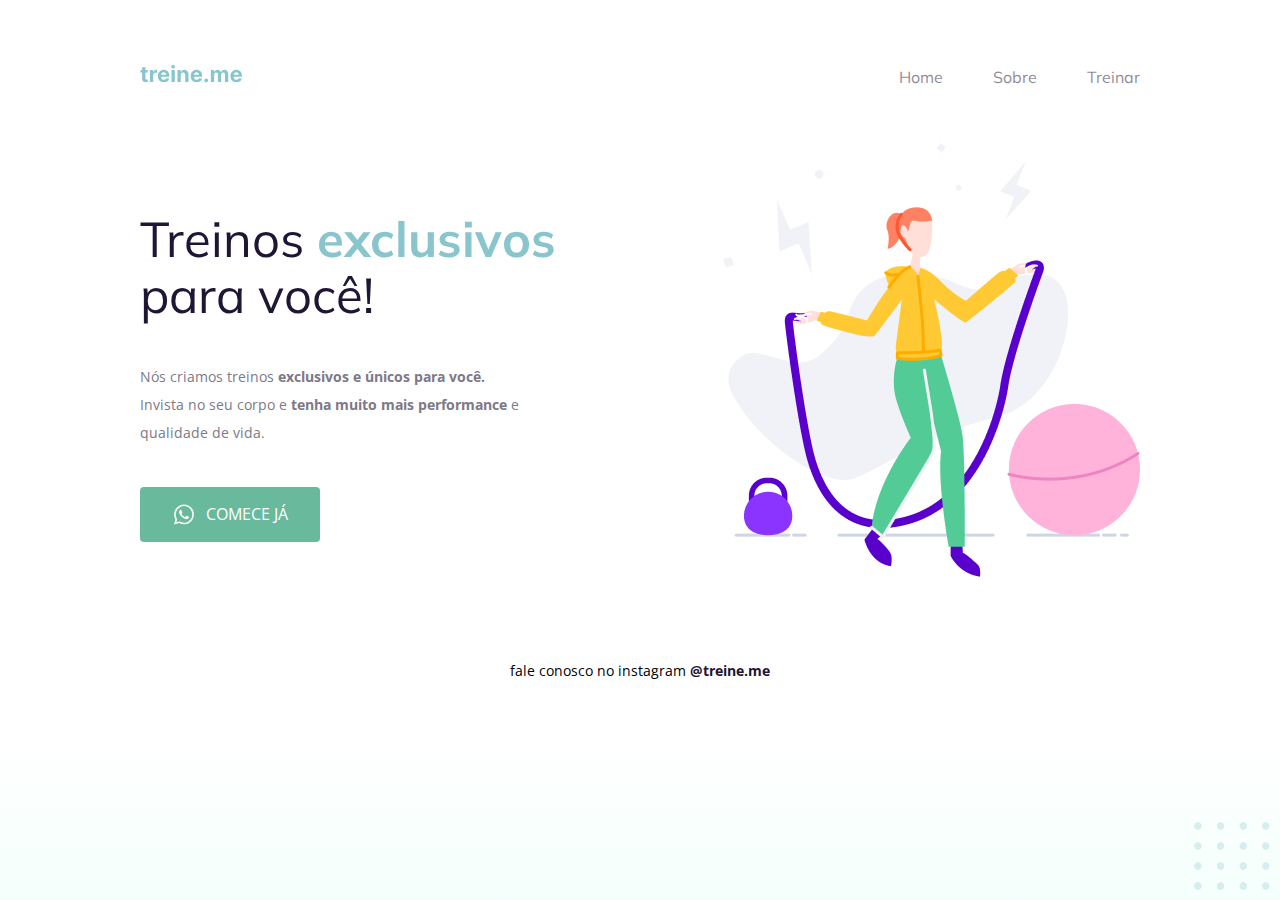
<file: Stage 2/Corrigindo Bug - Projeto 2/index.html>
<!DOCTYPE html>
<html lang="pt-br">
  <head>
    <link rel="preconnect" href="https://fonts.googleapis.com">
    <link rel="preconnect" href="https://fonts.gstatic.com" crossorigin>

    <meta charset="UTF-8" />
    <meta name="viewport" content="width=device-width, initial-scale=1.0" />
    <title>Treine me</title>

    <link href="https://fonts.googleapis.com/css2?family=Mulish:wght@400;700&family=Open+Sans:wght@400;700&display=swap" rel="stylesheet">

    <link rel="stylesheet" href="style.css">

  </head>
  <body>
    <div class="page">
      <nav>
          <a id="logo" href="#">
            <img src="images/logo.svg" alt="Treine.me" />
          </a>
          <ul>
            <li><a href="#">Home</a></li>
            <li><a href="#">Sobre</a></li>
            
            <li><a href="#">Treinar</a></li>
          </ul>
      </nav>
      
      <main>
          <section>
            <h1>Treinos <span>exclusivos</span> para você!</h1>
            <p>
              Nós criamos treinos <strong>exclusivos e únicos para você.</strong></br>
              Invista no seu corpo e <strong>tenha muito mais performance</strong> e qualidade de vida.
            </p>
            <button>
              <img src="images/whats.svg" alt="Ícone do whatsapp">
              Comece já            
            </button>
          </section>

          <img src="images/img.png" alt="Desenho de uma mulher pulando corta numa academia.">
      </main>

      <footer>
          fale conosco no instagram <a href="https://instagram.com/treineme" target="_blank">@treine.me</a>
      </footer>
    </div>

    <img id="balls" src="images/balls.svg" alt="Bolinhas decorativas verdes no canto inferior direito da página.">

  </body>
</html>
</file>
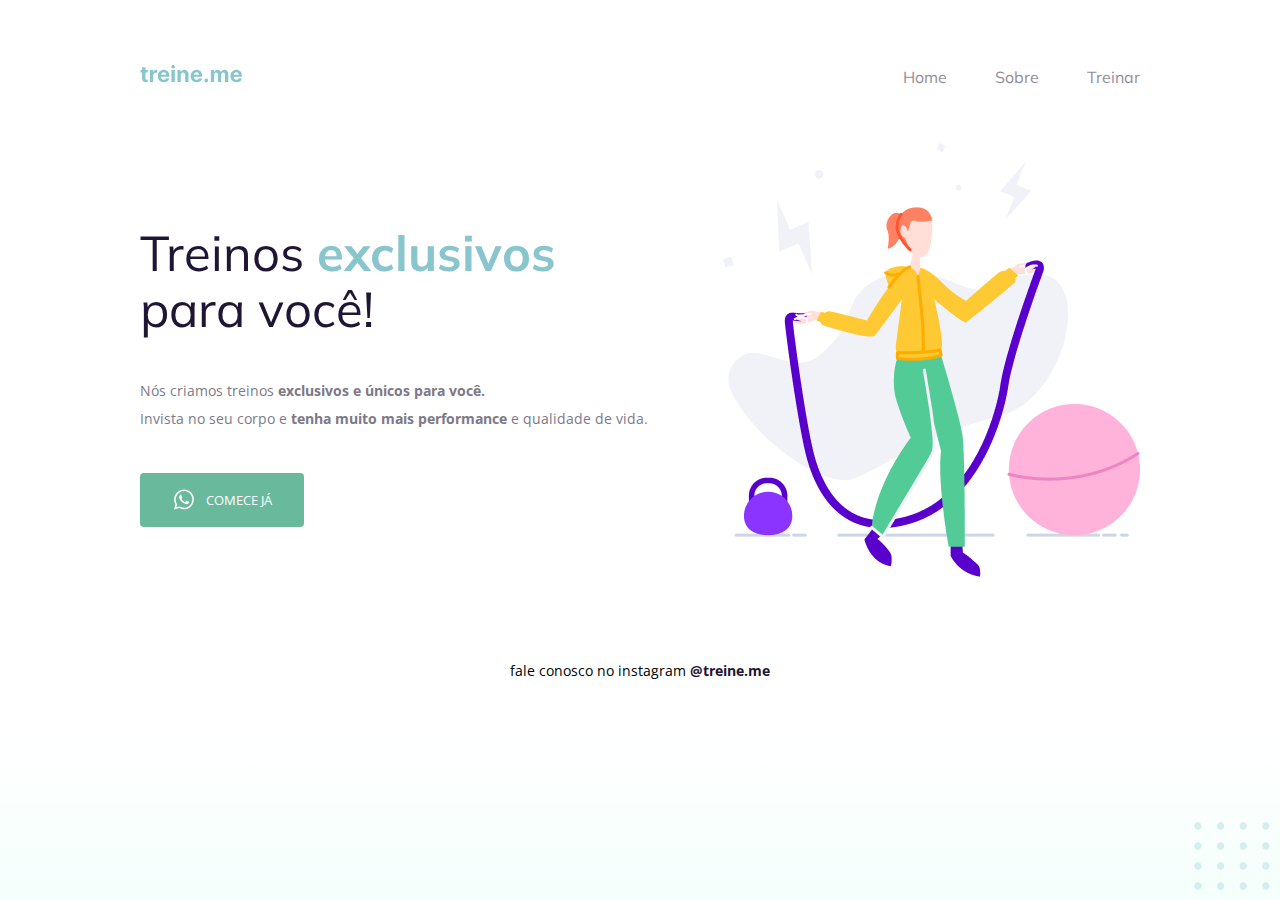
<file: Stage 2/Desafio - Intermediário/index.html>
<!DOCTYPE html>
<html lang="pt-br">
  <head>
    <link rel="preconnect" href="https://fonts.googleapis.com">
    <link rel="preconnect" href="https://fonts.gstatic.com" crossorigin>

    <meta charset="UTF-8" />
    <meta name="viewport" content="width=device-width, initial-scale=1.0" />
    <title>Treine me</title>

    <link href="https://fonts.googleapis.com/css2?family=Mulish:wght@400;700&family=Open+Sans:wght@400;700&display=swap" rel="stylesheet">

    <link rel="stylesheet" href="style.css">

  </head>
  <body>
    <div class="page">
        <nav>
          <a id="logo" href="#">
            <img src="images/logo.svg" alt="Treine.me" />
          </a>
          <ul>
            <li><a href="#">Home</a></li>
            <li><a href="#">Sobre</a></li>
            <li><a href="#">Treinar</a>
            
          </ul>
        </nav>
    
      <main>
        <div>
          <h1>Treinos <span>exclusivos</span> para você!</h1>

          <p>
            Nós criamos treinos <strong>exclusivos e únicos para você.</strong></br>
            Invista no seu corpo e <strong>tenha muito mais performance</strong> e qualidade de vida.
          </p>

          <button>
              <img src="images/whats.svg" alt="Ícone do whatsapp">
              Comece já
            </button>

        </div>

        <img src="images/img.png" alt="Desenho de uma mulher pulando corta numa academia.">
      </main>
      <footer>
          fale conosco no instagram <a href="https://instagram.com/treineme" target="_blank">@treine.me</a>
     
    </footer>
  
    <img id="balls" src="images/balls.svg" alt="Bolinhas decorativas verdes no canto inferior direito da página.">
  </div>
  </body>
</html>
</file>
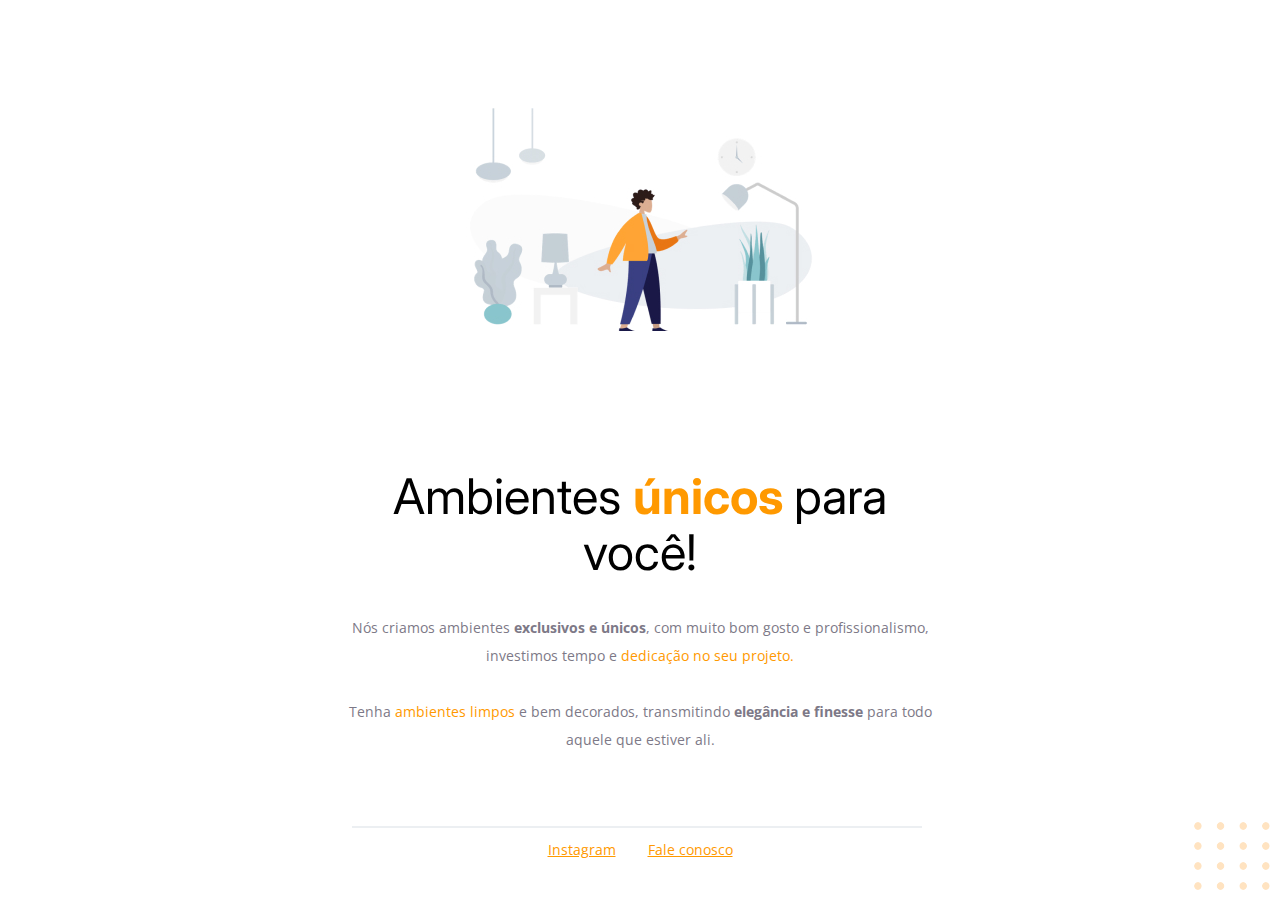
<file: Stage 2/Resoluçao 1-Primeiro Projeto/index.html>
<!-- Instrução que define o tipo do documento. -->
<!DOCTYPE html>
<html lang="pt-br">
  <!-- Tag <head> contém as instruções para a página -->
  <head>
    <link rel="preconnect" href="https://fonts.googleapis.com" />
    <link rel="preconnect" href="https://fonts.gstatic.com" crossorigin />
    <meta charset="UTF-8" />
    <meta name="viewport" content="width=device-width, initial-scale=1.0" />
    <title>Móveis customizados</title>

    <link
      href="https://fonts.googleapis.com/css2?family=Inter:wght@400;700&family=Open+Sans:wght@400;700&display=swap"
      rel="stylesheet"
    />

    <link rel="stylesheet" href="style.css" />
  </head>

  <body>
    <div id="hero">
      <img
        src="images/img1.jpg"
        alt="Desenho de uma pessoa vestindo uma camisa amarela em uma sala com Móveis"
      />
      <h1>Ambientes <span> únicos </span> para você!</h1>
      <p>
        Nós criamos ambientes <strong>exclusivos e únicos</strong>, com muito
        bom gosto e profissionalismo, investimos tempo e
        <span>dedicação no seu projeto.</span>

        <br />
        <br />
        Tenha <span> ambientes limpos </span> e bem decorados, transmitindo
        <strong>elegância e finesse</strong>
        para todo aquele que estiver ali.
      </p>

      <div class="line"></div>

      <div id="footer">
        <a target="_blank" href="https://instagram.com/moveisparavoce"
          >Instagram</a
        >
        <a href="mailto:contato@moveisparavoce.com">Fale conosco</a>
      </div>
    </div>

    <svg
      id="balls"
      width="86"
      height="78"
      viewBox="0 0 86 78"
      fill="none"
      xmlns="http://www.w3.org/2000/svg"
    >
      <g opacity="0.3">
        <mask
          id="mask0_4_189"
          style="mask-type: alpha"
          maskUnits="userSpaceOnUse"
          x="0"
          y="0"
          width="8"
          height="8"
        >
          <path
            d="M3.90962 7.97735C6.06885 7.97735 7.81925 6.19152 7.81925 3.98865C7.81925 1.78577 6.06885 0 3.90962 0C1.7504 0 0 1.78577 0 3.98865C0 6.19152 1.7504 7.97735 3.90962 7.97735Z"
            fill="url(#paint0_linear_4_189)"
          />
        </mask>
        <g mask="url(#mask0_4_189)">
          <path
            d="M3.90962 7.97735C6.06885 7.97735 7.81925 6.19152 7.81925 3.98865C7.81925 1.78577 6.06885 0 3.90962 0C1.7504 0 0 1.78577 0 3.98865C0 6.19152 1.7504 7.97735 3.90962 7.97735Z"
            fill="url(#paint1_linear_4_189)"
          />
        </g>
        <mask
          id="mask1_4_189"
          style="mask-type: alpha"
          maskUnits="userSpaceOnUse"
          x="22"
          y="0"
          width="9"
          height="8"
        >
          <path
            d="M26.5522 7.97735C28.7114 7.97735 30.4618 6.19152 30.4618 3.98865C30.4618 1.78577 28.7114 0 26.5522 0C24.393 0 22.6426 1.78577 22.6426 3.98865C22.6426 6.19152 24.393 7.97735 26.5522 7.97735Z"
            fill="url(#paint2_linear_4_189)"
          />
        </mask>
        <g mask="url(#mask1_4_189)">
          <path
            d="M26.5522 7.97735C28.7114 7.97735 30.4618 6.19152 30.4618 3.98865C30.4618 1.78577 28.7114 0 26.5522 0C24.393 0 22.6426 1.78577 22.6426 3.98865C22.6426 6.19152 24.393 7.97735 26.5522 7.97735Z"
            fill="url(#paint3_linear_4_189)"
          />
        </g>
        <mask
          id="mask2_4_189"
          style="mask-type: alpha"
          maskUnits="userSpaceOnUse"
          x="45"
          y="0"
          width="9"
          height="8"
        >
          <path
            d="M49.1958 7.97735C51.355 7.97735 53.1054 6.19152 53.1054 3.98865C53.1054 1.78577 51.355 0 49.1958 0C47.0365 0 45.2861 1.78577 45.2861 3.98865C45.2861 6.19152 47.0365 7.97735 49.1958 7.97735Z"
            fill="url(#paint4_linear_4_189)"
          />
        </mask>
        <g mask="url(#mask2_4_189)">
          <path
            d="M49.1967 7.97735C51.356 7.97735 53.1064 6.19152 53.1064 3.98865C53.1064 1.78577 51.356 0 49.1967 0C47.0375 0 45.2871 1.78577 45.2871 3.98865C45.2871 6.19152 47.0375 7.97735 49.1967 7.97735Z"
            fill="url(#paint5_linear_4_189)"
          />
        </g>
        <mask
          id="mask3_4_189"
          style="mask-type: alpha"
          maskUnits="userSpaceOnUse"
          x="67"
          y="0"
          width="9"
          height="8"
        >
          <path
            d="M71.8383 7.97735C73.9976 7.97735 75.748 6.19152 75.748 3.98865C75.748 1.78577 73.9976 0 71.8383 0C69.6791 0 67.9287 1.78577 67.9287 3.98865C67.9287 6.19152 69.6791 7.97735 71.8383 7.97735Z"
            fill="url(#paint6_linear_4_189)"
          />
        </mask>
        <g mask="url(#mask3_4_189)">
          <path
            d="M71.8393 7.97735C73.9986 7.97735 75.7489 6.19152 75.7489 3.98865C75.7489 1.78577 73.9986 0 71.8393 0C69.6801 0 67.9297 1.78577 67.9297 3.98865C67.9297 6.19152 69.6801 7.97735 71.8393 7.97735Z"
            fill="url(#paint7_linear_4_189)"
          />
        </g>
        <mask
          id="mask4_4_189"
          style="mask-type: alpha"
          maskUnits="userSpaceOnUse"
          x="0"
          y="20"
          width="8"
          height="9"
        >
          <path
            d="M3.90962 28.0036C6.06885 28.0036 7.81925 26.2179 7.81925 24.015C7.81925 21.8121 6.06885 20.0264 3.90962 20.0264C1.7504 20.0264 0 21.8121 0 24.015C0 26.2179 1.7504 28.0036 3.90962 28.0036Z"
            fill="url(#paint8_linear_4_189)"
          />
        </mask>
        <g mask="url(#mask4_4_189)">
          <path
            d="M3.90962 28.0036C6.06885 28.0036 7.81925 26.2179 7.81925 24.015C7.81925 21.8121 6.06885 20.0264 3.90962 20.0264C1.7504 20.0264 0 21.8121 0 24.015C0 26.2179 1.7504 28.0036 3.90962 28.0036Z"
            fill="url(#paint9_linear_4_189)"
          />
        </g>
        <mask
          id="mask5_4_189"
          style="mask-type: alpha"
          maskUnits="userSpaceOnUse"
          x="22"
          y="20"
          width="9"
          height="9"
        >
          <path
            d="M26.5522 28.0036C28.7114 28.0036 30.4618 26.2179 30.4618 24.015C30.4618 21.8121 28.7114 20.0264 26.5522 20.0264C24.393 20.0264 22.6426 21.8121 22.6426 24.015C22.6426 26.2179 24.393 28.0036 26.5522 28.0036Z"
            fill="url(#paint10_linear_4_189)"
          />
        </mask>
        <g mask="url(#mask5_4_189)">
          <path
            d="M26.5522 28.0036C28.7114 28.0036 30.4618 26.2179 30.4618 24.015C30.4618 21.8121 28.7114 20.0264 26.5522 20.0264C24.393 20.0264 22.6426 21.8121 22.6426 24.015C22.6426 26.2179 24.393 28.0036 26.5522 28.0036Z"
            fill="url(#paint11_linear_4_189)"
          />
        </g>
        <mask
          id="mask6_4_189"
          style="mask-type: alpha"
          maskUnits="userSpaceOnUse"
          x="45"
          y="20"
          width="9"
          height="9"
        >
          <path
            d="M49.1958 28.0036C51.355 28.0036 53.1054 26.2179 53.1054 24.015C53.1054 21.8121 51.355 20.0264 49.1958 20.0264C47.0365 20.0264 45.2861 21.8121 45.2861 24.015C45.2861 26.2179 47.0365 28.0036 49.1958 28.0036Z"
            fill="url(#paint12_linear_4_189)"
          />
        </mask>
        <g mask="url(#mask6_4_189)">
          <path
            d="M49.1967 28.0036C51.356 28.0036 53.1064 26.2179 53.1064 24.015C53.1064 21.8121 51.356 20.0264 49.1967 20.0264C47.0375 20.0264 45.2871 21.8121 45.2871 24.015C45.2871 26.2179 47.0375 28.0036 49.1967 28.0036Z"
            fill="url(#paint13_linear_4_189)"
          />
        </g>
        <mask
          id="mask7_4_189"
          style="mask-type: alpha"
          maskUnits="userSpaceOnUse"
          x="67"
          y="20"
          width="9"
          height="9"
        >
          <path
            d="M71.8383 28.0036C73.9976 28.0036 75.748 26.2179 75.748 24.015C75.748 21.8121 73.9976 20.0264 71.8383 20.0264C69.6791 20.0264 67.9287 21.8121 67.9287 24.015C67.9287 26.2179 69.6791 28.0036 71.8383 28.0036Z"
            fill="url(#paint14_linear_4_189)"
          />
        </mask>
        <g mask="url(#mask7_4_189)">
          <path
            d="M71.8393 28.0036C73.9986 28.0036 75.7489 26.2179 75.7489 24.015C75.7489 21.8121 73.9986 20.0264 71.8393 20.0264C69.6801 20.0264 67.9297 21.8121 67.9297 24.015C67.9297 26.2179 69.6801 28.0036 71.8393 28.0036Z"
            fill="url(#paint15_linear_4_189)"
          />
        </g>
        <mask
          id="mask8_4_189"
          style="mask-type: alpha"
          maskUnits="userSpaceOnUse"
          x="0"
          y="40"
          width="8"
          height="8"
        >
          <path
            d="M3.90962 47.9886C6.06885 47.9886 7.81925 46.2028 7.81925 43.9999C7.81925 41.797 6.06885 40.0112 3.90962 40.0112C1.7504 40.0112 0 41.797 0 43.9999C0 46.2028 1.7504 47.9886 3.90962 47.9886Z"
            fill="url(#paint16_linear_4_189)"
          />
        </mask>
        <g mask="url(#mask8_4_189)">
          <path
            d="M3.90962 47.9886C6.06885 47.9886 7.81925 46.2028 7.81925 43.9999C7.81925 41.797 6.06885 40.0112 3.90962 40.0112C1.7504 40.0112 0 41.797 0 43.9999C0 46.2028 1.7504 47.9886 3.90962 47.9886Z"
            fill="url(#paint17_linear_4_189)"
          />
        </g>
        <mask
          id="mask9_4_189"
          style="mask-type: alpha"
          maskUnits="userSpaceOnUse"
          x="22"
          y="40"
          width="9"
          height="8"
        >
          <path
            d="M26.5522 47.9891C28.7114 47.9891 30.4618 46.2033 30.4618 44.0004C30.4618 41.7975 28.7114 40.0117 26.5522 40.0117C24.393 40.0117 22.6426 41.7975 22.6426 44.0004C22.6426 46.2033 24.393 47.9891 26.5522 47.9891Z"
            fill="url(#paint18_linear_4_189)"
          />
        </mask>
        <g mask="url(#mask9_4_189)">
          <path
            d="M26.5522 47.9891C28.7114 47.9891 30.4618 46.2033 30.4618 44.0004C30.4618 41.7975 28.7114 40.0117 26.5522 40.0117C24.393 40.0117 22.6426 41.7975 22.6426 44.0004C22.6426 46.2033 24.393 47.9891 26.5522 47.9891Z"
            fill="url(#paint19_linear_4_189)"
          />
        </g>
        <mask
          id="mask10_4_189"
          style="mask-type: alpha"
          maskUnits="userSpaceOnUse"
          x="45"
          y="40"
          width="9"
          height="8"
        >
          <path
            d="M49.1958 47.9891C51.355 47.9891 53.1054 46.2033 53.1054 44.0004C53.1054 41.7975 51.355 40.0117 49.1958 40.0117C47.0365 40.0117 45.2861 41.7975 45.2861 44.0004C45.2861 46.2033 47.0365 47.9891 49.1958 47.9891Z"
            fill="url(#paint20_linear_4_189)"
          />
        </mask>
        <g mask="url(#mask10_4_189)">
          <path
            d="M49.1967 47.9891C51.356 47.9891 53.1064 46.2033 53.1064 44.0004C53.1064 41.7975 51.356 40.0117 49.1967 40.0117C47.0375 40.0117 45.2871 41.7975 45.2871 44.0004C45.2871 46.2033 47.0375 47.9891 49.1967 47.9891Z"
            fill="url(#paint21_linear_4_189)"
          />
        </g>
        <mask
          id="mask11_4_189"
          style="mask-type: alpha"
          maskUnits="userSpaceOnUse"
          x="67"
          y="40"
          width="9"
          height="8"
        >
          <path
            d="M71.8383 47.9891C73.9976 47.9891 75.748 46.2033 75.748 44.0004C75.748 41.7975 73.9976 40.0117 71.8383 40.0117C69.6791 40.0117 67.9287 41.7975 67.9287 44.0004C67.9287 46.2033 69.6791 47.9891 71.8383 47.9891Z"
            fill="url(#paint22_linear_4_189)"
          />
        </mask>
        <g mask="url(#mask11_4_189)">
          <path
            d="M71.8393 47.9891C73.9986 47.9891 75.7489 46.2033 75.7489 44.0004C75.7489 41.7975 73.9986 40.0117 71.8393 40.0117C69.6801 40.0117 67.9297 41.7975 67.9297 44.0004C67.9297 46.2033 69.6801 47.9891 71.8393 47.9891Z"
            fill="url(#paint23_linear_4_189)"
          />
        </g>
        <mask
          id="mask12_4_189"
          style="mask-type: alpha"
          maskUnits="userSpaceOnUse"
          x="0"
          y="60"
          width="8"
          height="9"
        >
          <path
            d="M3.90962 68.0154C6.06885 68.0154 7.81925 66.2296 7.81925 64.0267C7.81925 61.8239 6.06885 60.0381 3.90962 60.0381C1.7504 60.0381 0 61.8239 0 64.0267C0 66.2296 1.7504 68.0154 3.90962 68.0154Z"
            fill="url(#paint24_linear_4_189)"
          />
        </mask>
        <g mask="url(#mask12_4_189)">
          <path
            d="M3.90962 68.0149C6.06885 68.0149 7.81925 66.2291 7.81925 64.0262C7.81925 61.8234 6.06885 60.0376 3.90962 60.0376C1.7504 60.0376 0 61.8234 0 64.0262C0 66.2291 1.7504 68.0149 3.90962 68.0149Z"
            fill="url(#paint25_linear_4_189)"
          />
        </g>
        <mask
          id="mask13_4_189"
          style="mask-type: alpha"
          maskUnits="userSpaceOnUse"
          x="22"
          y="60"
          width="9"
          height="9"
        >
          <path
            d="M26.5522 68.0154C28.7114 68.0154 30.4618 66.2296 30.4618 64.0267C30.4618 61.8239 28.7114 60.0381 26.5522 60.0381C24.393 60.0381 22.6426 61.8239 22.6426 64.0267C22.6426 66.2296 24.393 68.0154 26.5522 68.0154Z"
            fill="url(#paint26_linear_4_189)"
          />
        </mask>
        <g mask="url(#mask13_4_189)">
          <path
            d="M26.5522 68.0149C28.7114 68.0149 30.4618 66.2291 30.4618 64.0262C30.4618 61.8234 28.7114 60.0376 26.5522 60.0376C24.393 60.0376 22.6426 61.8234 22.6426 64.0262C22.6426 66.2291 24.393 68.0149 26.5522 68.0149Z"
            fill="url(#paint27_linear_4_189)"
          />
        </g>
        <mask
          id="mask14_4_189"
          style="mask-type: alpha"
          maskUnits="userSpaceOnUse"
          x="45"
          y="60"
          width="9"
          height="9"
        >
          <path
            d="M49.1958 68.0154C51.355 68.0154 53.1054 66.2296 53.1054 64.0267C53.1054 61.8239 51.355 60.0381 49.1958 60.0381C47.0365 60.0381 45.2861 61.8239 45.2861 64.0267C45.2861 66.2296 47.0365 68.0154 49.1958 68.0154Z"
            fill="url(#paint28_linear_4_189)"
          />
        </mask>
        <g mask="url(#mask14_4_189)">
          <path
            d="M49.1967 68.0149C51.356 68.0149 53.1064 66.2291 53.1064 64.0262C53.1064 61.8234 51.356 60.0376 49.1967 60.0376C47.0375 60.0376 45.2871 61.8234 45.2871 64.0262C45.2871 66.2291 47.0375 68.0149 49.1967 68.0149Z"
            fill="url(#paint29_linear_4_189)"
          />
        </g>
        <mask
          id="mask15_4_189"
          style="mask-type: alpha"
          maskUnits="userSpaceOnUse"
          x="67"
          y="60"
          width="9"
          height="9"
        >
          <path
            d="M71.8383 68.0154C73.9976 68.0154 75.748 66.2296 75.748 64.0267C75.748 61.8239 73.9976 60.0381 71.8383 60.0381C69.6791 60.0381 67.9287 61.8239 67.9287 64.0267C67.9287 66.2296 69.6791 68.0154 71.8383 68.0154Z"
            fill="url(#paint30_linear_4_189)"
          />
        </mask>
        <g mask="url(#mask15_4_189)">
          <path
            d="M71.8393 68.0149C73.9986 68.0149 75.7489 66.2291 75.7489 64.0262C75.7489 61.8234 73.9986 60.0376 71.8393 60.0376C69.6801 60.0376 67.9297 61.8234 67.9297 64.0262C67.9297 66.2291 69.6801 68.0149 71.8393 68.0149Z"
            fill="url(#paint31_linear_4_189)"
          />
        </g>
      </g>
      <defs>
        <linearGradient
          id="paint0_linear_4_189"
          x1="38.076"
          y1="92.4707"
          x2="-17.486"
          y2="-45.7764"
          gradientUnits="userSpaceOnUse"
        >
          <stop stop-color="#FFA434" />
          <stop offset="1" stop-color="#FFA434" />
        </linearGradient>
        <linearGradient
          id="paint1_linear_4_189"
          x1="38.076"
          y1="92.4707"
          x2="-17.486"
          y2="-45.7764"
          gradientUnits="userSpaceOnUse"
        >
          <stop stop-color="#FFA434" />
          <stop offset="1" stop-color="#FFA434" />
        </linearGradient>
        <linearGradient
          id="paint2_linear_4_189"
          x1="60.7186"
          y1="92.4707"
          x2="5.15663"
          y2="-45.7764"
          gradientUnits="userSpaceOnUse"
        >
          <stop stop-color="#FFA434" />
          <stop offset="1" stop-color="#FFA434" />
        </linearGradient>
        <linearGradient
          id="paint3_linear_4_189"
          x1="60.7186"
          y1="92.4707"
          x2="5.15663"
          y2="-45.7764"
          gradientUnits="userSpaceOnUse"
        >
          <stop stop-color="#FFA434" />
          <stop offset="1" stop-color="#FFA434" />
        </linearGradient>
        <linearGradient
          id="paint4_linear_4_189"
          x1="83.3622"
          y1="92.4707"
          x2="27.8002"
          y2="-45.7764"
          gradientUnits="userSpaceOnUse"
        >
          <stop stop-color="#FFA434" />
          <stop offset="1" stop-color="#FFA434" />
        </linearGradient>
        <linearGradient
          id="paint5_linear_4_189"
          x1="83.3631"
          y1="92.4707"
          x2="27.8012"
          y2="-45.7764"
          gradientUnits="userSpaceOnUse"
        >
          <stop stop-color="#FFA434" />
          <stop offset="1" stop-color="#FFA434" />
        </linearGradient>
        <linearGradient
          id="paint6_linear_4_189"
          x1="106.005"
          y1="92.4707"
          x2="50.4428"
          y2="-45.7764"
          gradientUnits="userSpaceOnUse"
        >
          <stop stop-color="#FFA434" />
          <stop offset="1" stop-color="#FFA434" />
        </linearGradient>
        <linearGradient
          id="paint7_linear_4_189"
          x1="106.006"
          y1="92.4707"
          x2="50.4437"
          y2="-45.7764"
          gradientUnits="userSpaceOnUse"
        >
          <stop stop-color="#FFA434" />
          <stop offset="1" stop-color="#FFA434" />
        </linearGradient>
        <linearGradient
          id="paint8_linear_4_189"
          x1="38.076"
          y1="112.496"
          x2="-17.4851"
          y2="-25.7499"
          gradientUnits="userSpaceOnUse"
        >
          <stop stop-color="#FFA434" />
          <stop offset="1" stop-color="#FFA434" />
        </linearGradient>
        <linearGradient
          id="paint9_linear_4_189"
          x1="38.076"
          y1="112.496"
          x2="-17.4851"
          y2="-25.7499"
          gradientUnits="userSpaceOnUse"
        >
          <stop stop-color="#FFA434" />
          <stop offset="1" stop-color="#FFA434" />
        </linearGradient>
        <linearGradient
          id="paint10_linear_4_189"
          x1="60.7186"
          y1="112.496"
          x2="5.15757"
          y2="-25.75"
          gradientUnits="userSpaceOnUse"
        >
          <stop stop-color="#FFA434" />
          <stop offset="1" stop-color="#FFA434" />
        </linearGradient>
        <linearGradient
          id="paint11_linear_4_189"
          x1="60.7186"
          y1="112.496"
          x2="5.15757"
          y2="-25.75"
          gradientUnits="userSpaceOnUse"
        >
          <stop stop-color="#FFA434" />
          <stop offset="1" stop-color="#FFA434" />
        </linearGradient>
        <linearGradient
          id="paint12_linear_4_189"
          x1="83.3622"
          y1="112.496"
          x2="27.8011"
          y2="-25.75"
          gradientUnits="userSpaceOnUse"
        >
          <stop stop-color="#FFA434" />
          <stop offset="1" stop-color="#FFA434" />
        </linearGradient>
        <linearGradient
          id="paint13_linear_4_189"
          x1="83.3631"
          y1="112.496"
          x2="27.8021"
          y2="-25.75"
          gradientUnits="userSpaceOnUse"
        >
          <stop stop-color="#FFA434" />
          <stop offset="1" stop-color="#FFA434" />
        </linearGradient>
        <linearGradient
          id="paint14_linear_4_189"
          x1="106.005"
          y1="112.496"
          x2="50.4437"
          y2="-25.75"
          gradientUnits="userSpaceOnUse"
        >
          <stop stop-color="#FFA434" />
          <stop offset="1" stop-color="#FFA434" />
        </linearGradient>
        <linearGradient
          id="paint15_linear_4_189"
          x1="106.006"
          y1="112.496"
          x2="50.4447"
          y2="-25.75"
          gradientUnits="userSpaceOnUse"
        >
          <stop stop-color="#FFA434" />
          <stop offset="1" stop-color="#FFA434" />
        </linearGradient>
        <linearGradient
          id="paint16_linear_4_189"
          x1="38.076"
          y1="132.482"
          x2="-17.486"
          y2="-5.76516"
          gradientUnits="userSpaceOnUse"
        >
          <stop stop-color="#FFA434" />
          <stop offset="1" stop-color="#FFA434" />
        </linearGradient>
        <linearGradient
          id="paint17_linear_4_189"
          x1="38.076"
          y1="132.482"
          x2="-17.486"
          y2="-5.76516"
          gradientUnits="userSpaceOnUse"
        >
          <stop stop-color="#FFA434" />
          <stop offset="1" stop-color="#FFA434" />
        </linearGradient>
        <linearGradient
          id="paint18_linear_4_189"
          x1="60.7186"
          y1="132.482"
          x2="5.15663"
          y2="-5.76472"
          gradientUnits="userSpaceOnUse"
        >
          <stop stop-color="#FFA434" />
          <stop offset="1" stop-color="#FFA434" />
        </linearGradient>
        <linearGradient
          id="paint19_linear_4_189"
          x1="60.7186"
          y1="132.482"
          x2="5.15663"
          y2="-5.76472"
          gradientUnits="userSpaceOnUse"
        >
          <stop stop-color="#FFA434" />
          <stop offset="1" stop-color="#FFA434" />
        </linearGradient>
        <linearGradient
          id="paint20_linear_4_189"
          x1="83.3622"
          y1="132.482"
          x2="27.8002"
          y2="-5.76472"
          gradientUnits="userSpaceOnUse"
        >
          <stop stop-color="#FFA434" />
          <stop offset="1" stop-color="#FFA434" />
        </linearGradient>
        <linearGradient
          id="paint21_linear_4_189"
          x1="83.3631"
          y1="132.482"
          x2="27.8012"
          y2="-5.76472"
          gradientUnits="userSpaceOnUse"
        >
          <stop stop-color="#FFA434" />
          <stop offset="1" stop-color="#FFA434" />
        </linearGradient>
        <linearGradient
          id="paint22_linear_4_189"
          x1="106.005"
          y1="132.482"
          x2="50.4428"
          y2="-5.76472"
          gradientUnits="userSpaceOnUse"
        >
          <stop stop-color="#FFA434" />
          <stop offset="1" stop-color="#FFA434" />
        </linearGradient>
        <linearGradient
          id="paint23_linear_4_189"
          x1="106.006"
          y1="132.482"
          x2="50.4437"
          y2="-5.76472"
          gradientUnits="userSpaceOnUse"
        >
          <stop stop-color="#FFA434" />
          <stop offset="1" stop-color="#FFA434" />
        </linearGradient>
        <linearGradient
          id="paint24_linear_4_189"
          x1="38.076"
          y1="152.509"
          x2="-17.486"
          y2="14.2617"
          gradientUnits="userSpaceOnUse"
        >
          <stop stop-color="#FFA434" />
          <stop offset="1" stop-color="#FFA434" />
        </linearGradient>
        <linearGradient
          id="paint25_linear_4_189"
          x1="38.076"
          y1="152.508"
          x2="-17.486"
          y2="14.2612"
          gradientUnits="userSpaceOnUse"
        >
          <stop stop-color="#FFA434" />
          <stop offset="1" stop-color="#FFA434" />
        </linearGradient>
        <linearGradient
          id="paint26_linear_4_189"
          x1="60.7186"
          y1="152.509"
          x2="5.15663"
          y2="14.2616"
          gradientUnits="userSpaceOnUse"
        >
          <stop stop-color="#FFA434" />
          <stop offset="1" stop-color="#FFA434" />
        </linearGradient>
        <linearGradient
          id="paint27_linear_4_189"
          x1="60.7186"
          y1="152.508"
          x2="5.15663"
          y2="14.2612"
          gradientUnits="userSpaceOnUse"
        >
          <stop stop-color="#FFA434" />
          <stop offset="1" stop-color="#FFA434" />
        </linearGradient>
        <linearGradient
          id="paint28_linear_4_189"
          x1="83.3622"
          y1="152.509"
          x2="27.8002"
          y2="14.2616"
          gradientUnits="userSpaceOnUse"
        >
          <stop stop-color="#FFA434" />
          <stop offset="1" stop-color="#FFA434" />
        </linearGradient>
        <linearGradient
          id="paint29_linear_4_189"
          x1="83.3631"
          y1="152.508"
          x2="27.8012"
          y2="14.2612"
          gradientUnits="userSpaceOnUse"
        >
          <stop stop-color="#FFA434" />
          <stop offset="1" stop-color="#FFA434" />
        </linearGradient>
        <linearGradient
          id="paint30_linear_4_189"
          x1="106.005"
          y1="152.509"
          x2="50.4428"
          y2="14.2616"
          gradientUnits="userSpaceOnUse"
        >
          <stop stop-color="#FFA434" />
          <stop offset="1" stop-color="#FFA434" />
        </linearGradient>
        <linearGradient
          id="paint31_linear_4_189"
          x1="106.006"
          y1="152.508"
          x2="50.4437"
          y2="14.2612"
          gradientUnits="userSpaceOnUse"
        >
          <stop stop-color="#FFA434" />
          <stop offset="1" stop-color="#FFA434" />
        </linearGradient>
      </defs>
    </svg>
  </body>
</html>
</file>
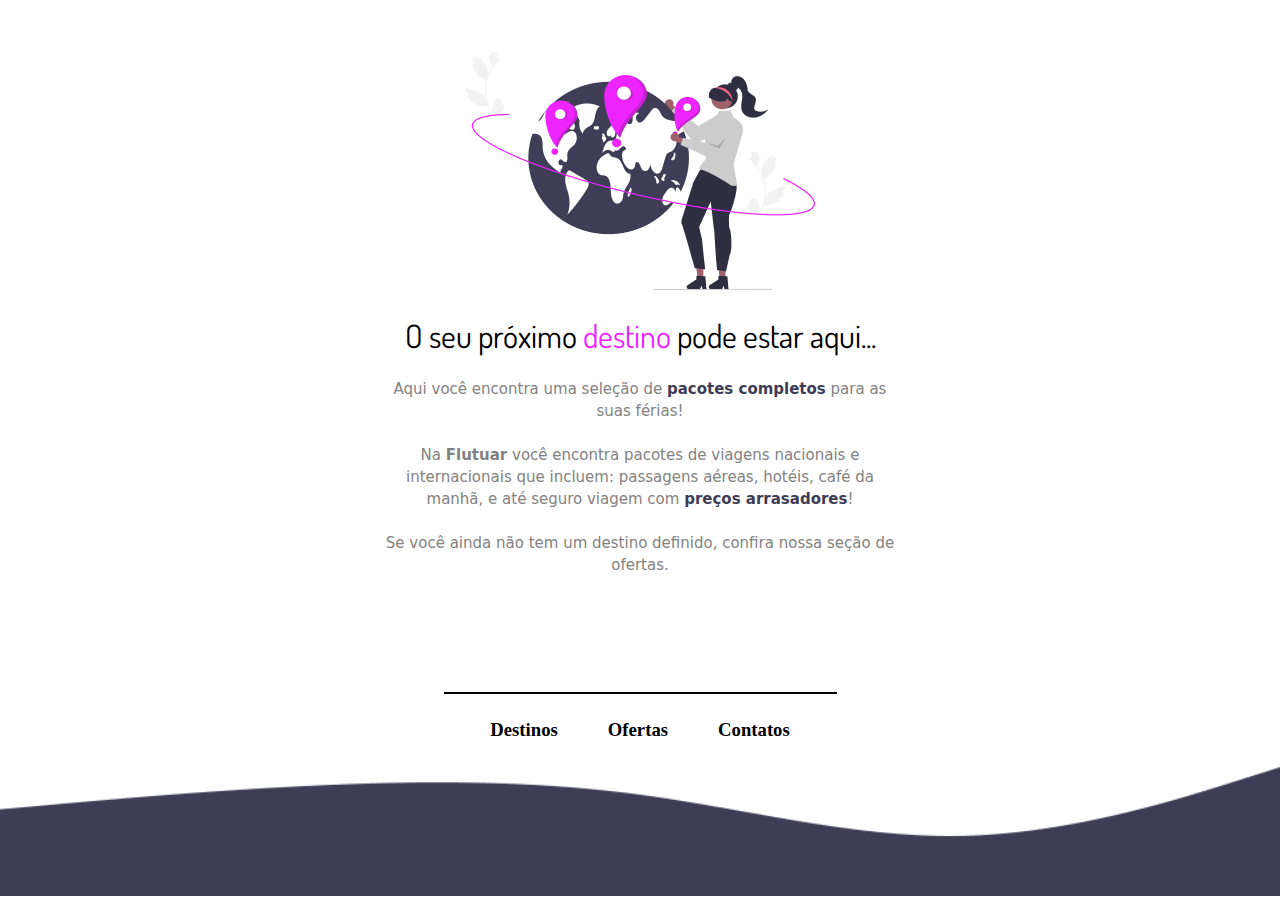
<file: Stage 2/Resoluçao 2-Projeto01-Extra/index.html>
<!DOCTYPE html>
<html lang="en">
  <head>
    <meta charset="UTF-8" />
    <meta http-equiv="X-UA-Compatible" content="IE=edge" />
    <meta name="viewport" content="width=device-width, initial-scale=1.0" />
    <link rel="shortcut icon" href="images/favicon.svg" />
    <title>Flutuar: Viagens Inesquecíveis</title>
    <link rel="stylesheet" href="index.css" />
  </head>
  <body>
    <main>
      <div class="main-container">
        <img
          src="images/main-image.jpg"
          alt="Mulher segurando o globo terrestre com localizações"
        />
        <h1>O seu próximo <span>destino</span> pode estar aqui...</h1>
        <p>
          Aqui você encontra uma seleção de
          <strong class="modified-strong"> pacotes completos</strong> para as
          suas férias!
          <br />
          <br />
          Na <strong>Flutuar</strong> você encontra pacotes de viagens nacionais
          e internacionais que incluem: passagens aéreas, hotéis, café da manhã,
          e até seguro viagem com
          <strong class="modified-strong">preços arrasadores</strong>!
          <br />
          <br />
          Se você ainda não tem um destino definido, confira nossa seção de
          ofertas.
        </p>
      </div>

      <div class="line"></div>

      <footer>
        <div class="footer-container">
          <h3>Destinos</h3>
          <h3>Ofertas</h3>
          <h3>Contatos</h3>
        </div>
        <img
          width="100%"
          src="images/Wave.png"
          alt="Imagem de uma onda no rodapé ilustrativa"
        />
      </footer>
    </main>
  </body>
</html>
</file>
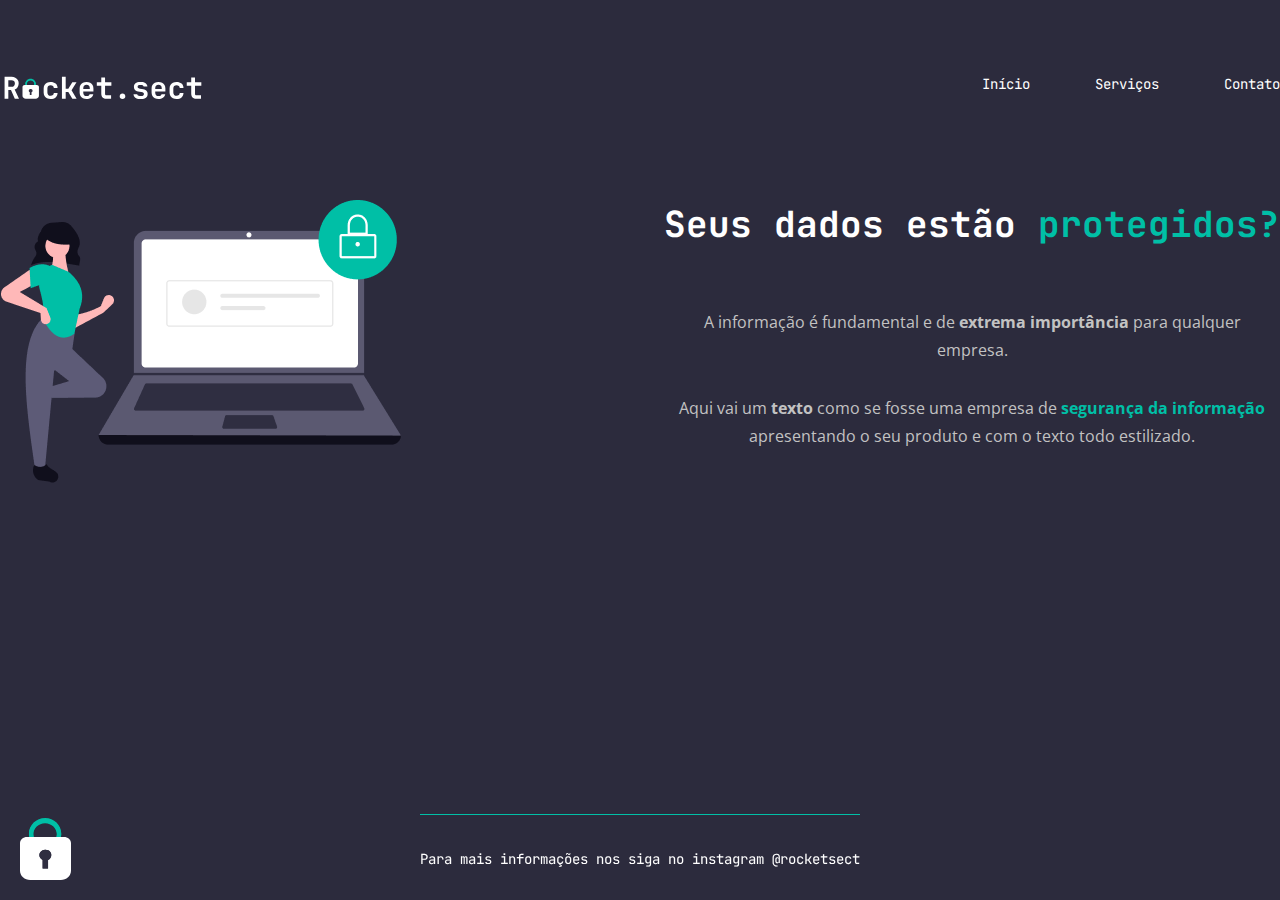
<file: Stage 2/Resoluçao 2-Segundo Projeto/index.html>
<!DOCTYPE html>
<html lang="en">
  <head>
    <link rel="preconnect" href="https://fonts.googleapis.com" />
    <link rel="preconnect" href="https://fonts.gstatic.com" crossorigin />
    <meta charset="UTF-8" />
    <meta http-equiv="X-UA-Compatible" content="IE=edge" />
    <meta name="viewport" content="width=device-width, initial-scale=1.0" />
    <title>Rocket.Sect</title>
    <link rel="stylesheet" href="style.css" />
    <link
      href="https://fonts.googleapis.com/css2?family=JetBrains+Mono:wght@400;700&family=Open+Sans:wght@400;700&display=swap"
      rel="stylesheet"
    />
  </head>
  <body>
    <div class="page">
      <header>
        <img src="images/logo.svg" alt="Logo Rocket.Sect" />
        <ul>
          <li><a href="">Início</a></li>
          <li><a href="">Serviços</a></li>
          <li><a href="">Contato</a></li>
        </ul>
      </header>

      <main>
        <img
          src="images/img1.png"
          alt="Laptop com um cadeado de segurança e uma mulher ao seu lado esquerdo"
        />
        <div class="main-texts">
          <h1>Seus dados estão <span>protegidos?</span></h1>
          <p>
            A informação é fundamental e de
            <strong>extrema importância</strong> para qualquer <br />
            empresa.
          </p>
          <p>
            Aqui vai um <strong>texto</strong> como se fosse uma empresa de
            <span> segurança da informação</span> <br />
            apresentando o seu produto e com o texto todo estilizado.
          </p>
        </div>
      </main>

      <div class="border"></div>

      <footer>Para mais informações nos siga no instagram @rocketsect</footer>
      <img
        class="locker-img"
        src="images/padlock.svg"
        alt="imagem de um cadeado ao canto esquerdo final da tela"
      />
    </div>
  </body>
</html>
</file>
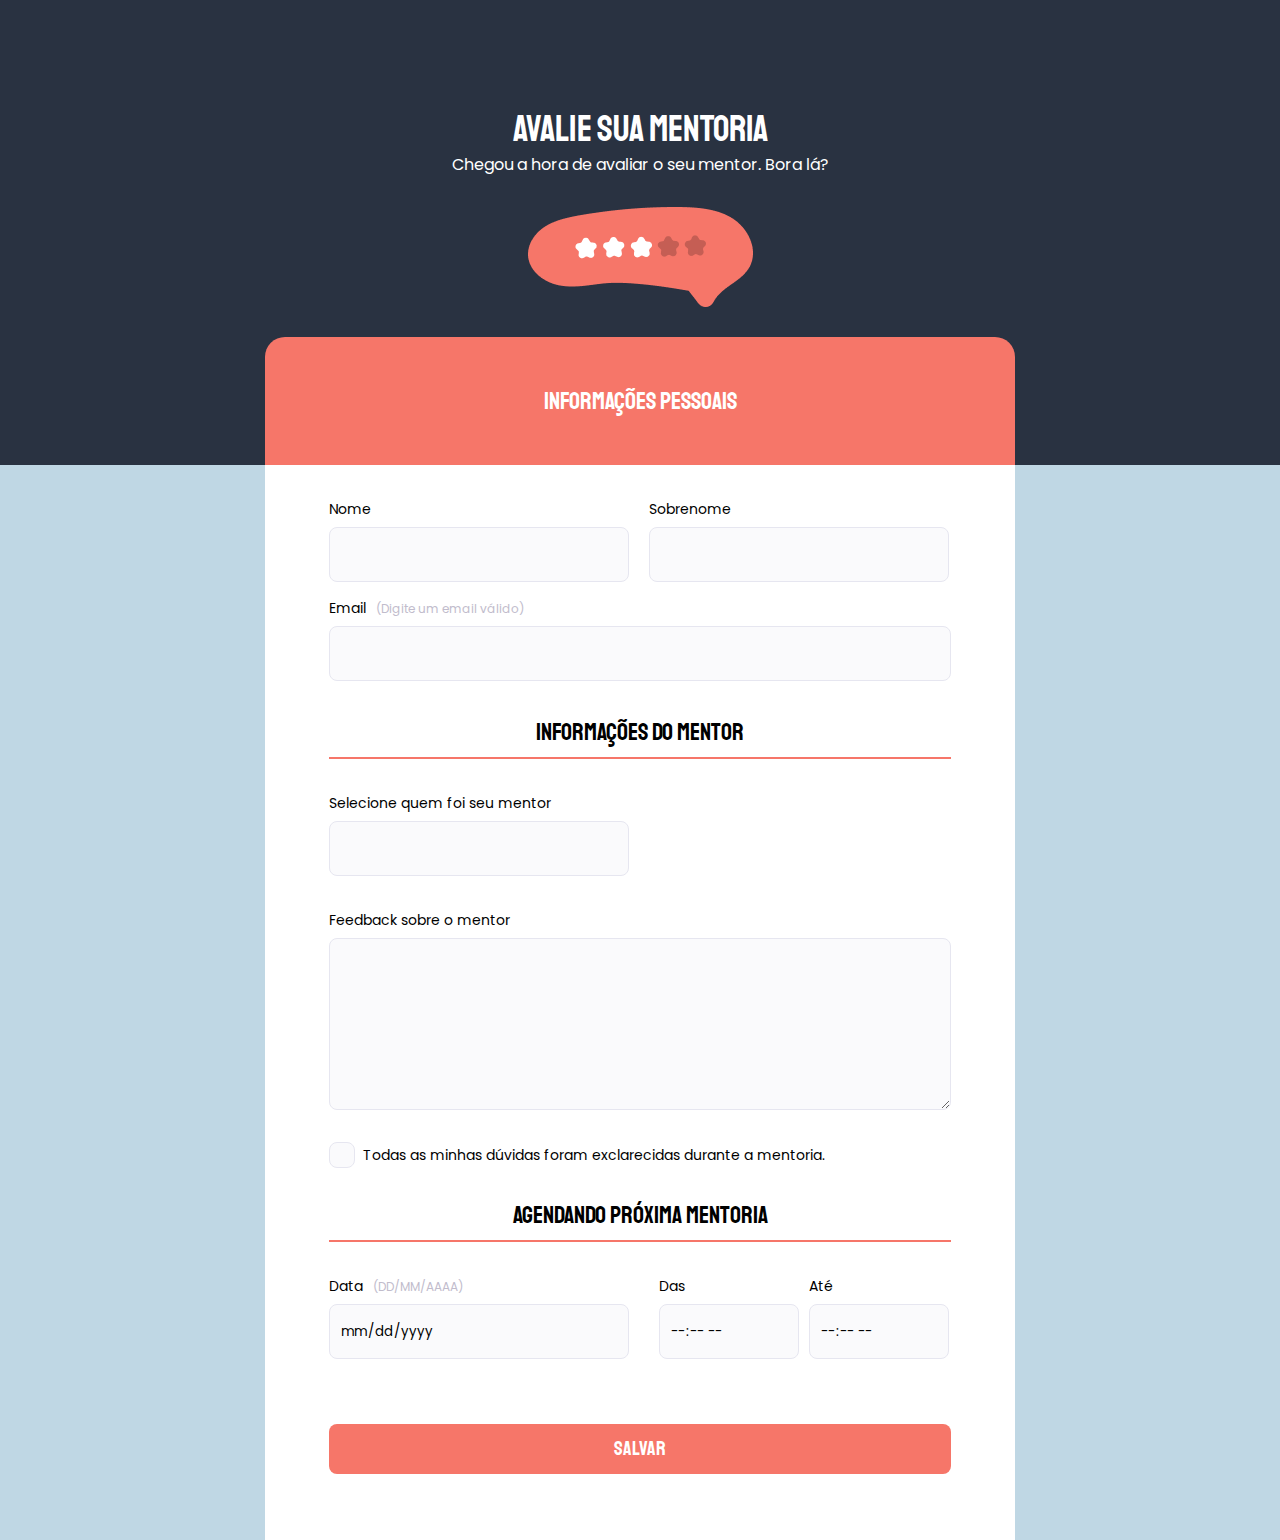
<file: Stage 3/Formulario-01/index.html>
<!DOCTYPE html>
<html lang="pt_BR">
  <head>
    <link rel="preconnect" href="https://fonts.googleapis.com" />
    <link rel="preconnect" href="https://fonts.gstatic.com" crossorigin />
    <link
      href="https://fonts.googleapis.com/css2?family=JetBrains+Mono:wght@400;700&family=Poppins&family=Staatliches&display=swap"
      rel="stylesheet"
    />
    <meta charset="UTF-8" />
    <meta http-equiv="X-UA-Compatible" content="IE=edge" />
    <meta name="viewport" content="width=device-width, initial-scale=1.0" />
    <title>Mentorias</title>
    <link rel="stylesheet" href="style.css" />
  </head>
  <body>

    <div class="app">

      <header>
        <h1>Avalie sua mentoria</h1>
        <p>Chegou a hora de avaliar o seu mentor. Bora lá?</p>
        <img src="images/stars.png" alt="Estrelas de avaliação" />
        <div class="header-page"><span>Informações pessoais</span></div>
      </header>

      <main>
        <div class="main-content">
          <form>

            <fieldset>
              <div class="name-lastname">
                <div class="input-wrapper">
                  <label for="name">Nome</label>
                  <input type="text" id="name" />
                </div>
                <div class="input-wrapper">
                  <label for="lastname">Sobrenome</label>
                  <input type="text" id="lastname" />
                </div>   
              </div>
              <div class="input-wrapper">
                <div class="email-content"></div>
                <label for="email">Email <span>(Digite um email válido)</span></label>
                <input type="email" id="email" />
            </fieldset>

            <fieldset>
                <div class="legend-wrapper">
                <legend>Informações do mentor</legend>
            </div>
                <div class="border"></div>
                <div class="small-input">
                    <div class="input-wrapper">
                      <label for="mentor">Selecione quem foi seu mentor</label>
                      <input type="text" id="mentor" />
                    </div>
                  </div>
                    <div class="textarea-wrapper">
                        <label for="mentor-feedback">Feedback sobre o mentor</label>
                        <textarea id="mentor-feedback" cols="30" rows="10" maxlength="250"></textarea>
                    </div>
                    <div class="checkbox-wrapper">
                    <input type="checkbox"  id="doubts">
                    <label for="doubts">Todas as minhas dúvidas foram exclarecidas durante a mentoria.</label>
                  </div>
            </fieldset>

            <fieldset>
              <div class="legend-wrapper">
                <legend>agendando próxima mentoria</legend>
              </div>
              <div class="border"></div>
              <div class="main-date-wrapper">
                <div class="date-wrapper">
                  <label for="date">Data <span>(DD/MM/AAAA)</span></label>
                  <input type="date" id="date" min="2023-03-08" max="2024-12-31">
                </div>
                <div class="main-time-wrapper">
                  <div class="time-wrapper">
                    <label for="from">Das</label>
                    <input type="time" id="from">
                  </div>
                  <div class="time-wrapper">
                   <label for="to">Até</label>
                    <input type="time" id="to" >
                  </div>
                </div>
              </div>
            </fieldset>
            <div class="save-button">
            <button>salvar</button>
          </div>
          </form>
        </div>
      </main>
    </div>
  </body>
</html>
</file>
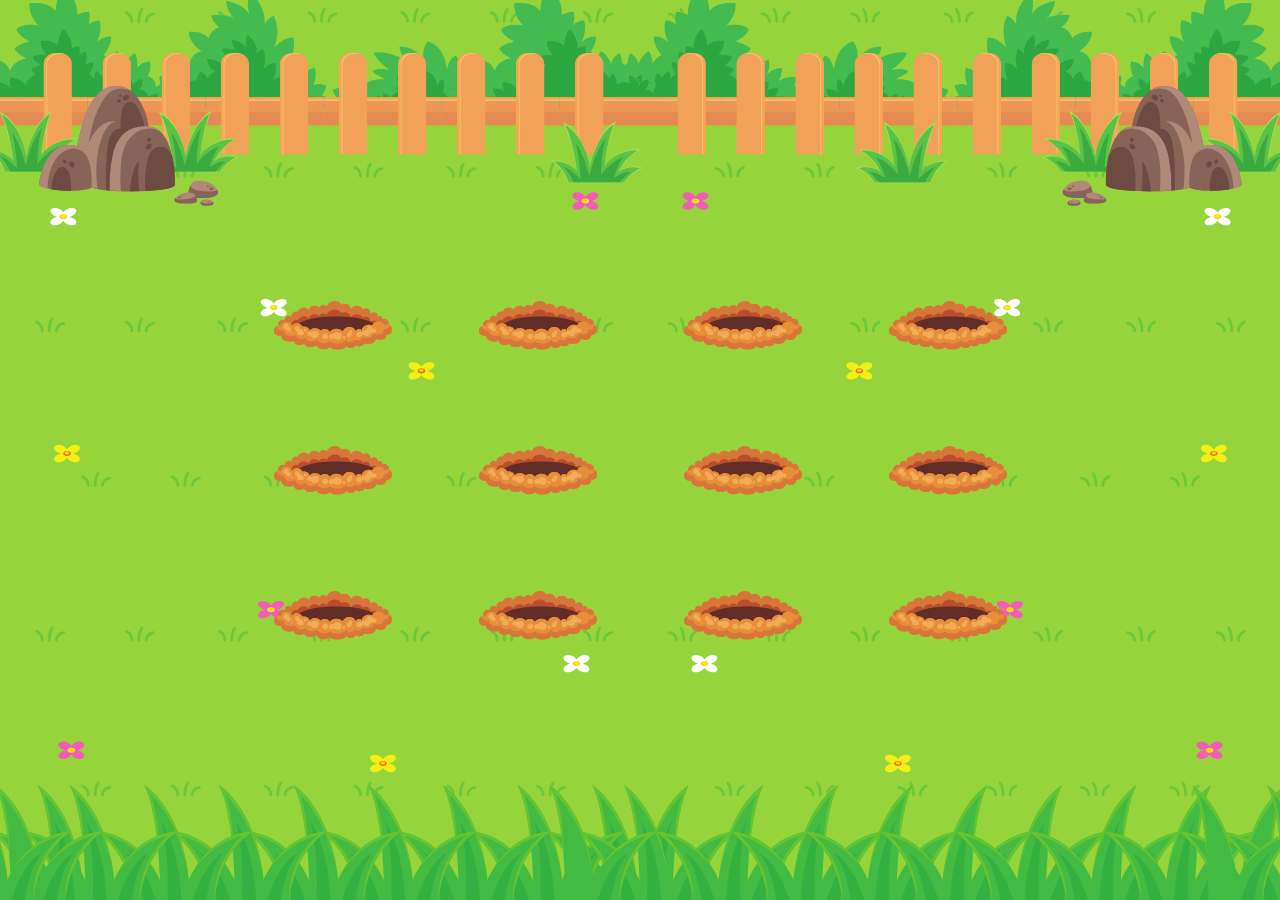
<file: Stage 3/Jardim-das-touperias/index.html>
<!DOCTYPE html>
<html lang="en">
  <head>
    <meta charset="UTF-8" />
    <meta http-equiv="X-UA-Compatible" content="IE=edge" />
    <meta name="viewport" content="width=device-width, initial-scale=1.0" />
    <link rel="stylesheet" href="style.css" />
    <title>Jardim das toupeiras</title>
  </head>
  <body>
    <div class="app">
      <main>
        <div class="main-container">
          <div class="hole"></div>
          <div class="hole"></div>
          <div class="hole"></div>
          <div class="hole"></div>
          <div class="hole"></div>
          <div class="hole"></div>
          <div class="hole"></div>
          <div class="hole"></div>
          <div class="hole"></div>
          <div class="hole"></div>
          <div class="hole"></div>
          <div class="hole"></div>
        </div>
      </main>
    </div>
  </body>
</html>
</file>
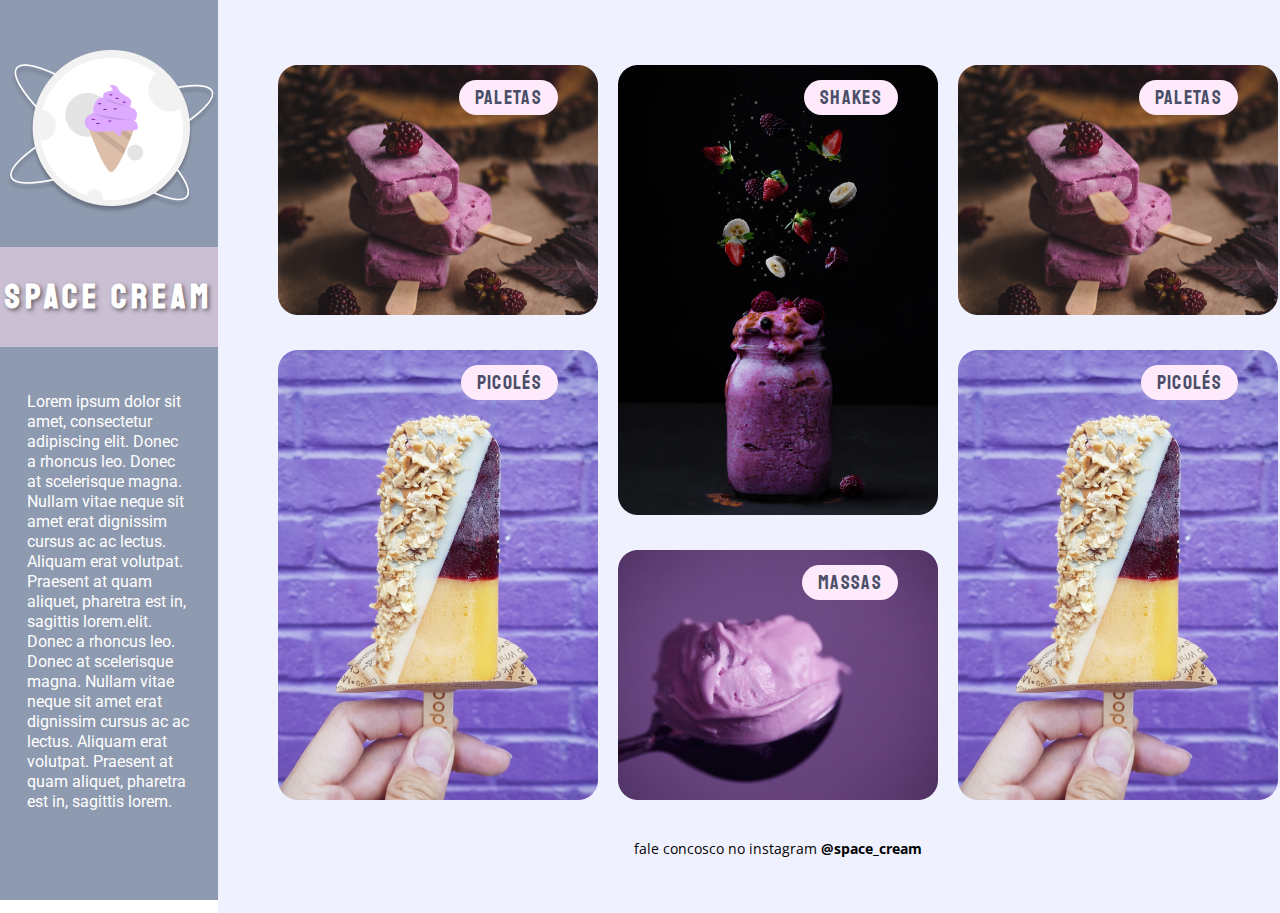
<file: Stage 3/Mobile-First-e-desktop-grid/index.html>
<!DOCTYPE html>
<html lang="en">
  <head>
    <link rel="preconnect" href="https://fonts.googleapis.com" />
    <link rel="preconnect" href="https://fonts.gstatic.com" crossorigin />

    <meta charset="UTF-8" />
    <meta http-equiv="X-UA-Compatible" content="IE=edge" />
    <meta name="viewport" content="width=device-width, initial-scale=1.0" />
    <title>Space Cream</title>
    <link rel="stylesheet" href="style.css" />
    <link
      href="https://fonts.googleapis.com/css2?family=Staatliches&display=swap"
      rel="stylesheet"
    />
    <link
      href="https://fonts.googleapis.com/css2?family=Palanquin&display=swap"
      rel="stylesheet"
    />
    <link
      href="https://fonts.googleapis.com/css2?family=Open+Sans:wght@400;700&family=Roboto&display=swap"
      rel="stylesheet"
    />
  </head>

  <body>
    <div class="app">
      <header>
        <img
          src="images/logo 1.png"
          alt="Desenho de um sorvete com a lua ao fundo"
        />
        <div class="header-title">
          <h1>Space Cream</h1>
        </div>
        <div class="header-text-container">
          <p>
            Lorem ipsum dolor sit amet, consectetur adipiscing elit. Donec a
            rhoncus leo. Donec at scelerisque magna. Nullam vitae neque sit amet
            erat dignissim cursus ac ac lectus. Aliquam erat volutpat. Praesent
            at quam aliquet, pharetra est in, sagittis lorem.elit. Donec a
            rhoncus leo. Donec at scelerisque magna. Nullam vitae neque sit amet
            erat dignissim cursus ac ac lectus. Aliquam erat volutpat. Praesent
            at quam aliquet, pharetra est in, sagittis lorem.
          </p>
        </div>
      </header>
      <main>
        <div class="main-content">
          <div class="main-paragraph">
            <p>
              Lorem ipsum dolor sit amet, consectetur adipiscing elit. Donec a
              rhoncus leo. Donec at scelerisque magna. Nullam vitae neque sit
              amet erat dignissim cursus ac ac lectus. Aliquam erat volutpat.
              Praesent at quam aliquet,
            </p>
          </div>
          <div class="card">
            <img
              src="images/sorvete1.png"
              alt="Sorvete rosa com amora em cima"
            />
            <h2>Paletas</h2>
          </div>
          <div class="card">
            <img
              src="images/sorvete2.png"
              alt="Batida de sorvete com frutas caindo dentro"
            />
            <h2>Shakes</h2>
          </div>
          <div class="card">
            <img src="images/sorvete3.png" alt="Bola de sorvete na colher" />
            <h2>Massas</h2>
          </div>
          <div class="card">
            <img
              src="images/sorvete4.png"
              alt="Um picolé de frutas com castanhas"
            />
            <h2>Picolés</h2>
          </div>
          <div class="card">
            <img
              src="images/sorvete1.png"
              alt="Sorvete rosa com amora em cima"
            />
            <h2>Paletas</h2>
          </div>
          <div class="card">
            <img
              src="images/sorvete4.png"
              alt="Um picolé de frutas com castanhas"
            />
            <h2>Picolés</h2>
          </div>
        </div>
        <footer>
          <p>fale concosco no instagram <span> @space_cream</span></p>
        </footer>
      </main>
    </div>
  </body>
</html>
</file>
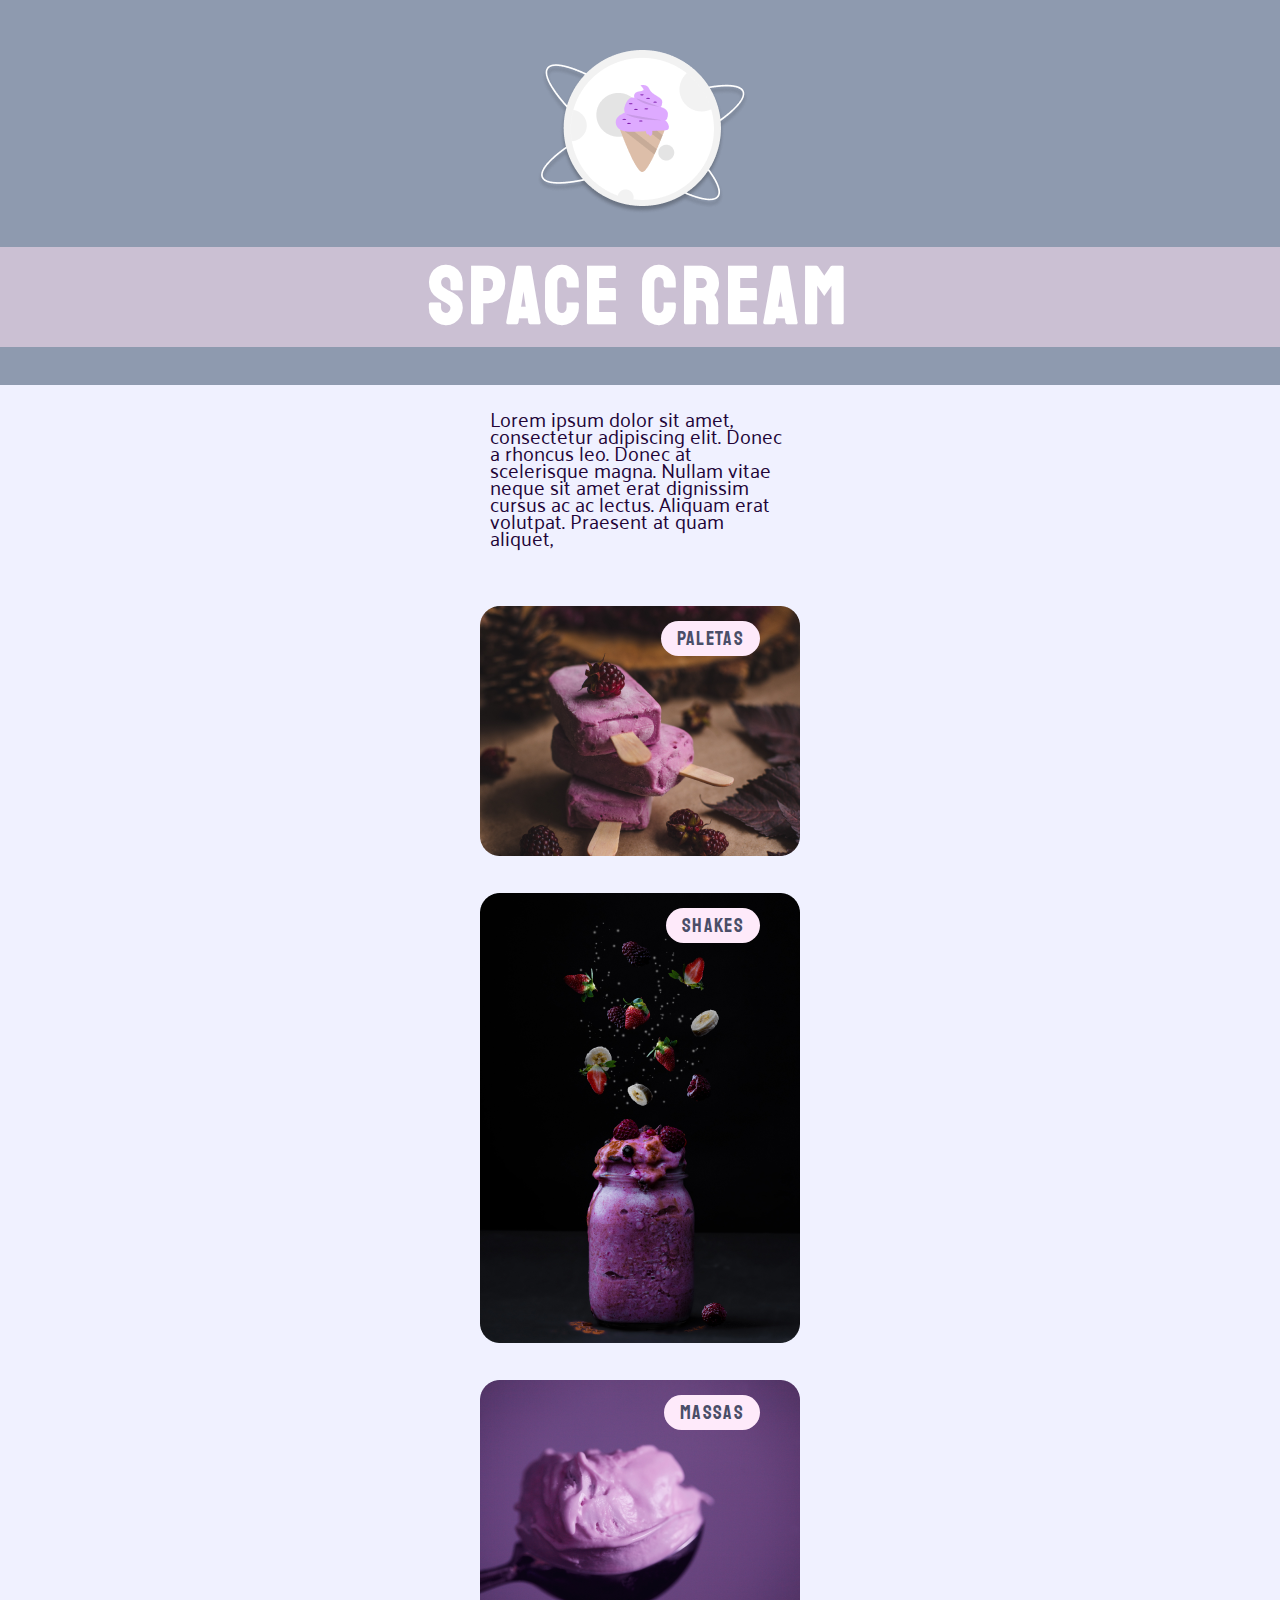
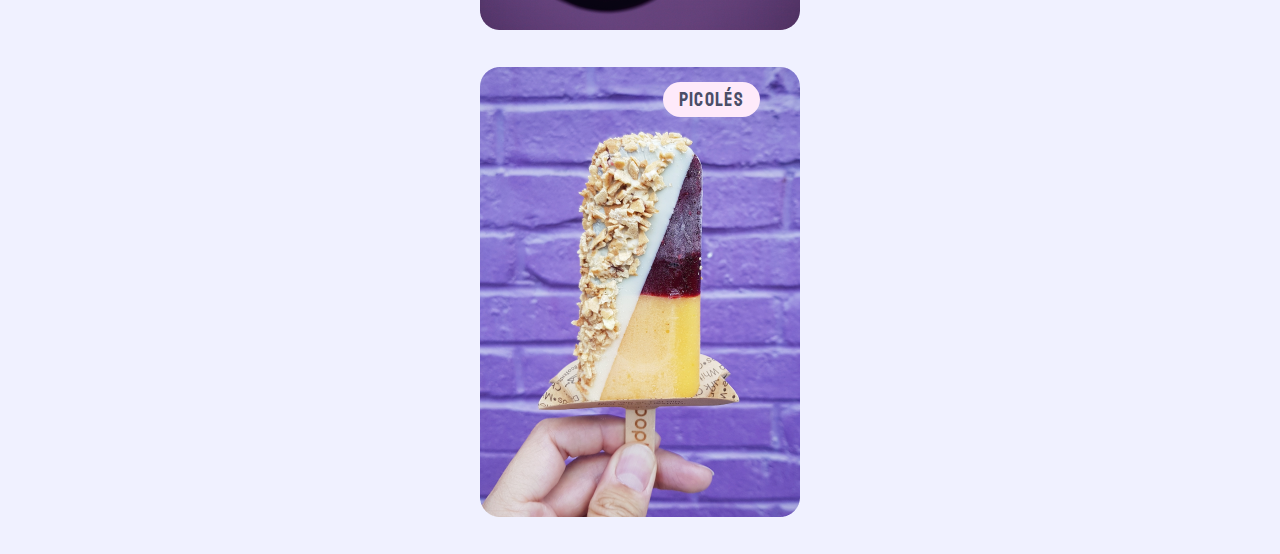
<file: Stage 3/Mobile-First/index.html>
<!DOCTYPE html>
<html lang="en">
  <head>
    <link rel="preconnect" href="https://fonts.googleapis.com" />
    <link rel="preconnect" href="https://fonts.gstatic.com" crossorigin />

    <meta charset="UTF-8" />
    <meta http-equiv="X-UA-Compatible" content="IE=edge" />
    <meta name="viewport" content="width=device-width, initial-scale=1.0" />
    <title>Space Cream</title>
    <link rel="stylesheet" href="style.css" />
    <link
      href="https://fonts.googleapis.com/css2?family=Staatliches&display=swap"
      rel="stylesheet"
    />
    <link
      href="https://fonts.googleapis.com/css2?family=Palanquin&display=swap"
      rel="stylesheet"
    />
  </head>

  <body>
    <div class="app">
      <header>
        <img
          src="images/logo 1.png"
          alt="Desenho de um sorvete com a lua ao fundo"
        />
        <div class="header-title">
          <h1>Space Cream</h1>
        </div>
      </header>
      <main>
        <div class="main-content">
          <div class="main-paragraph">
            <p>
              Lorem ipsum dolor sit amet, consectetur adipiscing elit. Donec a
              rhoncus leo. Donec at scelerisque magna. Nullam vitae neque sit
              amet erat dignissim cursus ac ac lectus. Aliquam erat volutpat.
              Praesent at quam aliquet,
            </p>
          </div>
          <div class="card">
            <img
              src="images/sorvete1.png"
              alt="Sorvete rosa com amora em cima"
            />
            <h2>Paletas</h2>
          </div>
          <div class="card">
            <img
              src="images/sorvete2.png"
              alt="Batida de sorvete com frutas caindo dentro"
            />
            <h2>Shakes</h2>
          </div>
          <div class="card">
            <img src="images/sorvete3.png" alt="Bola de sorvete na colher" />
            <h2>Massas</h2>
          </div>
          <div class="card">
            <img
              src="images/sorvete4.png"
              alt="Um picolé de frutas com castanhas"
            />
            <h2>Picolés</h2>
          </div>
        </div>
      </main>
    </div>
  </body>
</html>
</file>
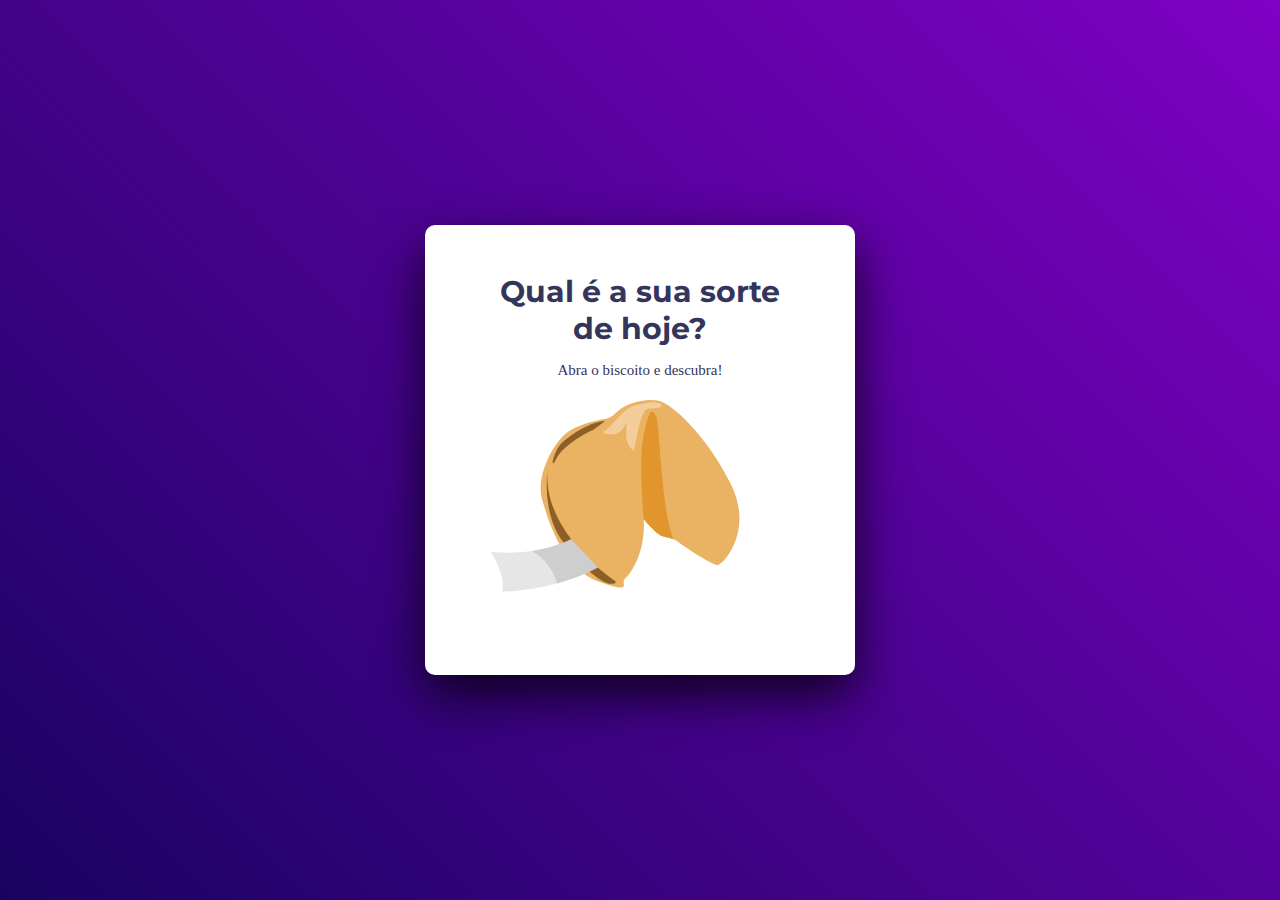
<file: Stage 5/biscoito_da_sorte/index.html>
<!DOCTYPE html>
<html lang="en">
  <head>
    <link rel="preconnect" href="https://fonts.googleapis.com" />
    <link rel="preconnect" href="https://fonts.gstatic.com" crossorigin />
    <meta charset="UTF-8" />
    <meta http-equiv="X-UA-Compatible" content="IE=edge" />
    <meta name="viewport" content="width=device-width, initial-scale=1.0" />
    <title>Biscoito da Sorte</title>
    <link rel="stylesheet" href="style.css" />
    <link
      href="https://fonts.googleapis.com/css2?family=DM+Sans&family=Dancing+Script&family=Montserrat:wght@700&display=swap"
      rel="stylesheet"
    />
  </head>
  <body>
    <main>
      <div class="container-1">
        <div class="container-1-title">
          <h2>Qual é a sua sorte de hoje?</h2>
        </div>
        <div class="container-1-text">
          <p>Abra o biscoito e descubra!</p>
        </div>
        <div id="imageClicker" class="cookie-image"></div>
      </div>
      <div class="container-2 hide">
        <div class="container-2-title">
          <h2>Aqui está sua sorte de hoje:</h2>
        </div>
        <div class="lucky-text">
          <p>
            Se alguém está tão cansado que não possa te dar um sorriso,
            deixa-lhe o teu.
          </p>
        </div>
        <div class="opened-cookie-img"></div>
        <button id="returnButton">Abrir outro biscoito</button>
      </div>
    </main>
    <script src="script.js"></script>
  </body>
</html>
</file>
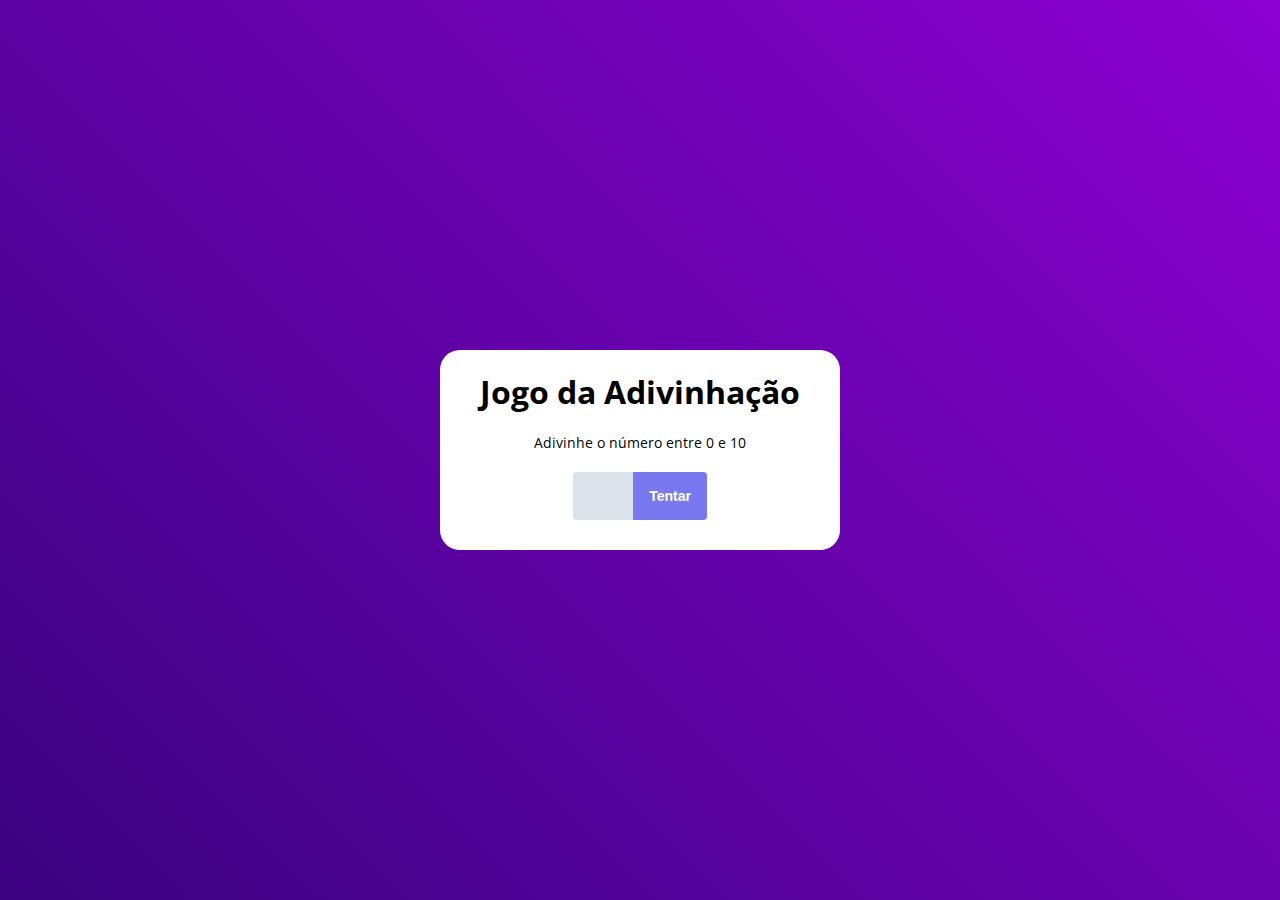
<file: Stage 5/jogo_advinhacao/index.html>
<!DOCTYPE html>
<html lang="en">
  <head>
    <link rel="preconnect" href="https://fonts.googleapis.com" />
    <link rel="preconnect" href="https://fonts.gstatic.com" crossorigin />

    <meta charset="UTF-8" />
    <meta http-equiv="X-UA-Compatible" content="IE=edge" />
    <meta name="viewport" content="width=device-width, initial-scale=1.0" />
    <title>Jogo da Adivinhação</title>

    <link rel="stylesheet" href="style.css" />
    <link
      href="https://fonts.googleapis.com/css2?family=Open+Sans:wght@400;700&display=swap"
      rel="stylesheet"
    />
  </head>

  <body>
    <main>
      <div class="screen1">
        <div class="box">
          <div class="title">
            <h1>Jogo da Adivinhação</h1>
          </div>
          <div class="text">
            <p>Adivinhe o número entre 0 e 10</p>
          </div>
          <form>
            <input id="numberSelector" type="number" />
            <button id="btnTries">Tentar</button>
          </form>
        </div>
      </div>
      <div class="screen2 hide">
        <div class="box">
          <h2>Voce acertou em x tentativas</h2>
          <button id="btnRestart">Reinciar</button>
        </div>
      </div>
    </main>
    <script src="script.js"></script>
  </body>
</html>
</file>
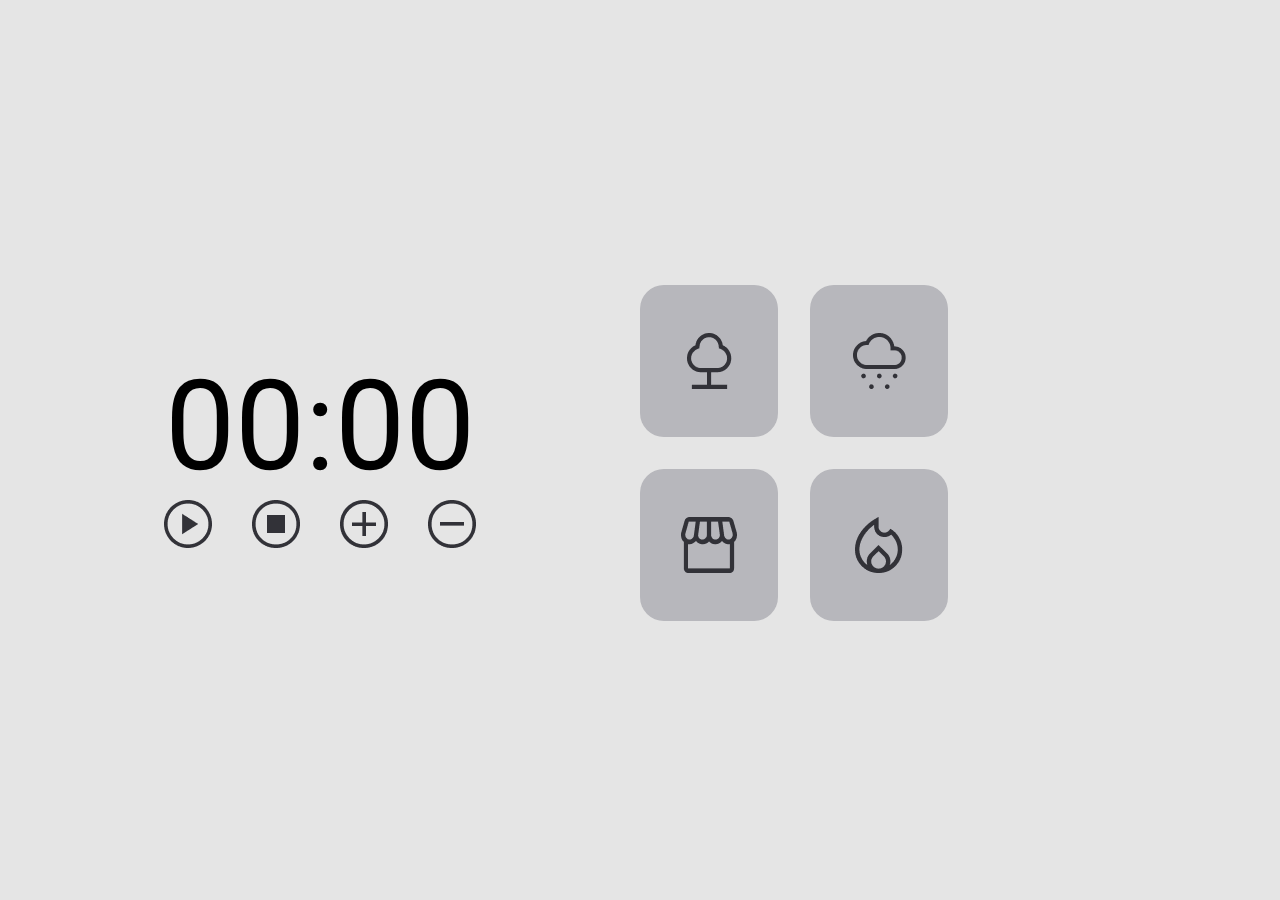
<file: Stage 5/temporizador/index.html>
<!DOCTYPE html>
<html lang="en">
  <head>
    <link rel="preconnect" href="https://fonts.googleapis.com" />
    <link rel="preconnect" href="https://fonts.gstatic.com" crossorigin />
    <meta charset="UTF-8" />
    <meta http-equiv="X-UA-Compatible" content="IE=edge" />
    <meta name="viewport" content="width=device-width, initial-scale=1.0" />
    <link rel="stylesheet" href="style.css" />
    <title>Temporizador</title>
    <link
      href="https://fonts.googleapis.com/css2?family=Roboto:wght@500&display=swap"
      rel="stylesheet"
    />
  </head>

  <body>
    <main>
      <div class="main-container">
        <div class="timer-container">
          <div class="minutes">00</div>
          <div class="colon">:</div>
          <div class="seconds">00</div>
        </div>
        <div class="buttons-container">
          <button
            style="background-image: url(images/play.png)"
            class="play-button"
          ></button>
          <button
            style="background-image: url(images/stop.png)"
            class="stop-button"
          ></button>
          <button
            style="background-image: url(images/+.png)"
            class="add-button"
          ></button>
          <button
            style="background-image: url(images/-.png)"
            class="sub-button"
          ></button>
        </div>
      </div>
    </main>

    <footer>
      <div class="button-sound-container">
        <button
          style="background-image: url(images/forest.png)"
          class="relaxing-sound"
          data-sound="forest"
        ></button>
        <button
          style="background-image: url(images/rain.png)"
          class="relaxing-sound"
          data-sound="rain"
        ></button>
        <button
          style="background-image: url(images/cafeteria.png)"
          class="relaxing-sound"
          data-sound="cafeteria"
        ></button>
        <button
          style="background-image: url(images/fireplace.png)"
          class="relaxing-sound"
          data-sound="fireplace"
        ></button>
      </div>
    </footer>
    <script src="./js/index.js" type="module"></script>
  </body>
</html>
</file>
<file: Stage 2/Corrigindo Bug - Projeto 2/style.css>
body {
  margin: 0;

  font-family: "Open Sans", sans-serif;

  background: linear-gradient(
    180deg,
    rgb(227, 255, 248, 0) 82.08%,
    rgb(227, 255, 248, 0.38) 100%
  );

  min-height: 100vh;
}

main {
  display: flex;
  align-items: center;
  justify-content: space-between;
}

.page {
  width: 1000px;
  margin: 0 auto;
  padding-top: 65px;
}

nav {
  display: flex;
  justify-content: space-between;
  align-items: center;

  margin-bottom: 55px;
}

ul {
  display: flex;
  list-style: none;
  margin: 0;
  padding: 0;
  gap: 50px;
}

a {
  color: #1f1534;
  text-decoration: none;
}

ul li a {
  opacity: 0.5;
}

ul li a:hover {
  font-weight: bold;
  opacity: 1;
}

h1,
ul {
  font-family: "Mulish", sans-serif;
}

h1 {
  font-size: 49px;
  line-height: 56px;
  color: #1f1534;

  font-weight: normal;

  width: 490px;
}

h1 span {
  color: #89c5cc;
  font-weight: bold;
}

section p {
  font-size: 14px;
  line-height: 28px;
  color: #7d7987;

  margin: 40px 150px 40px 0;
}

button {
  color: white;
  font-family: "Open Sans", sans-serif;
  text-transform: uppercase;
  font-size: 16px;

  background: #69b99d;
  border: 0;
  padding: 15px 32px;

  display: flex;
  justify-content: center;
  align-items: center;
  gap: 10px;

  border-radius: 4px;

  cursor: pointer;
}

button:hover {
  background: #4ea788;
}

footer {
  font-size: 14px;
  line-height: 28px;

  text-align: center;

  margin-top: 80px;
}

footer a {
  font-weight: bold;
}

#balls {
  position: fixed;
  bottom: 0;
  right: 0;
}
</file>
<file: Stage 2/Desafio - Intermediário/style.css>
body {
  margin: 0;

  font-family: "Open Sans", sans-serif;

  background: linear-gradient(
    180deg,
    rgb(227, 255, 248, 0) 82.08%,
    rgb(227, 255, 248, 0.38) 100%
  );

  min-height: 100vh;
}

.page {
  width: 1000px;
  margin: 0 auto;
  padding-top: 65px;
}

nav {
  display: flex;
  justify-content: space-between;
  align-items: center;

  margin-bottom: 55px;
}

ul {
  display: flex;
  gap: 48px;
  list-style: none;
  margin: 0;
  padding: 0;
}

a {
  color: #1f1534;
  text-decoration: none;
}

li a {
  opacity: 0.5;
}

li a:hover {
  font-weight: bold;
  opacity: 1;
}

li,
h1 {
  font-family: "Mulish", sans-serif;
}

main {
  display: flex;
  align-items: center;
  justify-content: space-between;
}

h1 {
  font-size: 49px;
  line-height: 56px;
  color: #1f1534;

  font-weight: normal;

  width: 490px;
}

h1 span {
  color: #89c5cc;
  font-weight: bold;
}

p {
  font-size: 14px;
  line-height: 28px;
  color: #7d7987;

  margin: 40px 0;
}

button {
  color: white;
  text-transform: uppercase;
  font-family: "Open Sans", sans-serif;

  background: #69b99d;
  border: 0;
  padding: 14px 32px 15px;

  display: flex;
  align-items: center;
  justify-content: center;
  gap: 10px;

  border-radius: 4px;

  cursor: pointer;
}

footer {
  font-size: 14px;
  line-height: 28px;

  text-align: center;

  margin-top: 80px;
}

footer a {
  font-weight: bold;
}

#balls {
  position: fixed;
  bottom: 0;
  right: 0;
}
</file>
<file: Stage 2/Resoluçao 1-Primeiro Projeto/style.css>
body {
  font-family: "Open Sans", sans-serif;
  text-align: center;
}

#hero {
  width: 592px;
  margin: 0 auto;
}

img {
  margin: 100px;
}

h1 {
  font-family: "Inter", sans-serif;
  font-size: 49px;
  line-height: 56px;
  font-weight: normal;
}

h1 span {
  font-weight: bold;

  margin-bottom: 32px;
}

span,
a {
  color: #ff9900;
}

p,
#footer {
  color: #7d7987;
  font-size: 14px;
  line-height: 28px;
}

#footer a + a {
  margin-left: 28px;
}

#footer {
  margin-top: 8px;
}

.line {
  width: 568px;
  height: 0;

  margin: 0 8px;
  margin-top: 72px;

  border: 1px solid #eceff2;
}

#balls {
  position: fixed;
  bottom: 0;
  right: 0;
}
</file>
<file: Stage 2/Resoluçao 2-Projeto01-Extra/index.css>
@font-face {
  font-family: "Dosis";
  src: url(fonts/Dosis-VariableFont_wght.ttf);
}

body {
  margin: 0;
  padding: 0;
  text-align: center;
}

main {
  min-height: 100vh;
  display: flex;
  flex-direction: column;
}

h1 {
  font-family: "Dosis";
  font-weight: normal;
}

h3 {
  margin: 25px;
  cursor: pointer;
}

span {
  color: #ee24ff;
}

p {
  margin: 0 50px;
  font-family: system-ui, -apple-system, BlinkMacSystemFont, "Segoe UI", Roboto,
    Oxygen, Ubuntu, Cantarell, "Open Sans", "Helvetica Neue", sans-serif;
  font-size: 15px;
  line-height: 22px;
  color: #828282;
}

.modified-strong {
  color: #3f3d56;
}

.main-container {
  width: 626px;
  margin: auto;
}

.line {
  margin: 64px auto 0 auto;
  width: 391px;
  border: 1px solid #000;
}

.footer-container {
  width: 100%;
  display: flex;
  justify-content: center;
}
</file>
<file: Stage 2/Resoluçao 2-Segundo Projeto/style.css>
* {
  margin: 0;
  padding: 0;
}
body {
  min-height: 100vh;
  width: 1280px;
  background-color: #2c2b3d;
  margin: 0 auto;
}

header {
  height: 30px;
  padding: 70px 0 100px;
  display: flex;
  justify-content: space-between;

  font-family: "JetBrains Mono", monospace;
  line-height: 28px;
  font-size: 14px;
}

header ul {
  display: flex;
  gap: 65px;
  list-style: none;
}

header ul a {
  text-decoration: none;
  color: #fff;
}

main {
  display: flex;
  justify-content: space-between;
}

main h1 {
  font-family: "JetBrains Mono", monospace;
  font-size: 36px;
  color: #fff;
  margin-bottom: 60px;
}

main h1 span {
  color: #00bfa6;
}

main p span {
  font-weight: bold;
  color: #00bfa6;
}

p {
  font-family: "Open Sans", sans-serif;
  color: #c2c2c2;
  line-height: 28px;
  text-align: center;
  padding-bottom: 30px;
}

footer {
  height: 55px;
  padding-top: 30px;

  position: fixed;
  bottom: 0;
  left: 50%;
  transform: translate(-50%);

  font-family: "JetBrains Mono", monospace;
  line-height: 28px;
  font-size: 14px;
  color: #fff;

  border-top: 1px solid #00bfa6;
}

.locker-img {
  position: fixed;
  bottom: 20px;
  left: 20px;
}
</file>
<file: Stage 3/Formulario-01/style.css>
* {
  box-sizing: border-box;
  margin: 0;
  padding: 0;
}

.app {
  display: flex;
  flex-direction: column;
  min-height: 100vh;
}

header {
  width: 100%;
  height: 465px;
  padding-top: 107px;

  display: flex;
  flex-direction: column;
  align-items: center;

  background-color: #293241;
}

header h1 {
  font-family: "Staatliches", cursive;
  font-size: 36px;
  font-weight: 400;
  color: #fff;
  text-transform: uppercase;
}

header p {
  font-family: "Poppins", sans-serif;
  font-weight: 400;
  font-size: 16px;
  color: #fff;
  margin-bottom: 30px;
}

.header-page {
  width: 750px;
  height: 135px;

  margin-top: 30px;

  display: flex;
  align-items: center;
  justify-content: center;

  font-family: "Staatliches", cursive;
  color: #fff;
  font-size: 24px;
  line-height: 34px;

  background-color: #f67669;
  border-radius: 20px 20px 0 0;
}

main {
  flex: 1;
  background-color: #bfd7e4;
  display: flex;
  justify-content: center;
}

fieldset {
  border: none;
}

form {
  padding: 32px 64px;
}

input[type="time"]::-webkit-calendar-picker-indicator {
  display: none;
}

input[type="time"] {
  padding-left: 10px;
  cursor: pointer;
  font-family: "Poppins", sans-serif;
}

input[type="date"]::-webkit-calendar-picker-indicator {
  display: none;
}

input[type="date"] {
  padding-left: 10px;
  cursor: pointer;
  font-family: "Poppins", sans-serif;
}

.main-content {
  width: 750px;
  height: 1075px;
  background-color: #fff;
}

.name-lastname {
  display: flex;
  gap: 20px;
  margin-bottom: 10px;
}

.input-wrapper,
.textarea-wrapper,
.date-wrapper,
.time-wrapper {
  display: flex;
  flex-direction: column;
}

.name-lastname input,
.small-input input,
.date-wrapper input {
  width: 300px;
  height: 55px;

  background-color: #fafafc;
  border: 1px solid #e6e6f0;
  border-radius: 8px;
}

.input-wrapper label,
.textarea-wrapper label,
.date-wrapper label,
.time-wrapper label {
  font-family: "Poppins", sans-serif;
  line-height: 24px;
  font-size: 14px;

  margin-bottom: 6px;

  cursor: pointer;
}

.input-wrapper label span,
.date-wrapper label span {
  font-family: "Poppins", sans-serif;
  font-size: 12px;
  line-height: 20px;
  color: #c1bccc;

  margin-left: 6px;
}

.input-wrapper {
  font-family: "Poppins", sans-serif;
  line-height: 24px;
  font-size: 14px;

  margin-bottom: 4px;
}

.input-wrapper input {
  padding: 0 24px;

  height: 55px;

  background-color: #fafafc;
  border: 1px solid #e6e6f0;
  border-radius: 8px;
}

.legend-wrapper {
  display: flex;
  justify-content: center;
  margin: 30px 0 8px 0;
}

legend {
  font-family: "Staatliches", cursive;
  font-size: 24px;
  line-height: 34px;
}

.border {
  width: 100%;

  margin-bottom: 32px;
  border: 1px solid #f67669;
}

.textarea-wrapper,
.checkbox-wrapper {
  margin-top: 32px;
}

textarea {
  padding: 10px 24px;
  background-color: #fafafc;

  border: 1px solid #e6e6f0;
  border-radius: 8px;
}

.checkbox-wrapper label {
  display: flex;
  align-items: center;
  gap: 8px;

  font-family: "Poppins", sans-serif;
  line-height: 24px;
  font-size: 14px;

  cursor: pointer;
}

.checkbox-wrapper {
  position: relative;
}

.checkbox-wrapper input {
  position: absolute;

  width: 24px;
  height: 24px;

  opacity: 0;

  cursor: pointer;
}

.checkbox-wrapper input:focus + label::before {
  outline: 1px solid #000;
}

.checkbox-wrapper label::before {
  content: "";

  width: 24px;
  height: 24px;

  background-color: #fafafc;

  border: 1px solid #e6e6f0;
  border-radius: 8px;

  cursor: pointer;
}

.checkbox-wrapper input:checked + label::before {
  background-image: url(images/check-lists.png);
}

.main-date-wrapper {
  display: flex;
}

.date-wrapper {
  margin-right: 30px;
}

.time-wrapper input {
  width: 140px;
  height: 55px;

  background-color: #fafafc;

  border: 1px solid #e6e6f0;
  border-radius: 8px;
}

.main-time-wrapper {
  display: flex;
  gap: 10px;
}

.save-button {
  display: flex;
  justify-content: center;

  margin-top: 65px;
}

.save-button button {
  width: 100%;
  height: 50px;

  background-color: #f67669;

  border: 0;
  border-radius: 8px;

  color: #fff;
  font-family: "Staatliches", cursive;
  text-transform: uppercase;
  font-size: 20px;
  line-height: 26px;

  cursor: pointer;
}
</file>
<file: Stage 3/Jardim-das-touperias/style.css>
* {
  margin: 0;
  padding: 0;
  box-sizing: border-box;
}

main {
  width: 100%;
  height: 100vh;
  background: url(assets/fundo.svg);
  background-size: cover;
  background-repeat: no-repeat;
  display: flex;
  flex-direction: column;
  align-items: center;
  justify-content: center;
}

.main-container {
  display: grid;
  grid-template-areas:
    "A B C D"
    "F G H I"
    "J K L M";
  gap: 55px;
}

.hole {
  background-image: url(assets/toupeira6.svg);
  background-size: contain;
  background-repeat: no-repeat;
  background-position: center;

  width: 150px;
  height: 90px;
  display: flex;
  align-items: center;
  justify-content: center;

  animation-name: imageChanger;
  animation-duration: 2000ms;
  animation-iteration-count: 100;
}

@keyframes imageChanger {
  0% {
    background-image: url(assets/toupeira1.svg);
  }
  20% {
    background-image: url(assets/toupeira2.svg);
  }
  40% {
    background-image: url(assets/toupeira3.svg);
  }
  60% {
    background-image: url(assets/toupeira4.svg);
  }
  80% {
    background-image: url(assets/toupeira5.svg);
  }
  100% {
    background-image: url(assets/toupeira6.svg);
  }
}
</file>
<file: Stage 3/Mobile-First-e-desktop-grid/style.css>
* {
  margin: 0;
  padding: 0;
  box-sizing: border-box;
}

:root {
  --bg-header: hsl(218, 17%, 62%);
  --bg-main: hsl(233, 100%, 97%);

  font-size: 62.5%;

  --ff-header-text: "Roboto", sans-serif;
  --ff-header: "Staatliches", cursive;
  --ff-main-text-font: "Palanquin", sans-serif;
  --ff-main-text-color: hsl(274, 84%, 12%);
  --fs-header-mobile: clamp(2rem, 1rem + 1.2vw, 3rem);
  --fs-header: clamp(1.5rem, 0.4rem + 1vw, 4rem);
  --fs-text: clamp(0.7rem, 1rem + 0.5vw, 2.4rem);

  --fc-images: hsl(232, 17%, 35%);
}

.app {
  display: flex;
  flex-direction: column;
  min-height: 100vh;
}

header {
  display: flex;
  flex-direction: column;
  align-items: center;

  width: 100%;
  height: 385px;

  padding-top: 5rem;

  background-color: var(--bg-header);
}

.header-title {
  width: 100%;
  height: 100px;
  display: flex;
  align-items: center;
  justify-content: center;

  margin-top: 3rem;

  background-color: #cbc0d3;
  font-family: var(--ff-header);
  color: #fff;
  font-size: var(--fs-header);
  line-height: 3.4rem;
  letter-spacing: 5px;
  text-shadow: 2px 2px 4px rgba(0, 0, 0, 0.5);
}

.header-text-container {
  width: 75%;
  margin-top: 4.5rem;
}

header p {
  color: #fff;
  font-size: var(--fs-text);
  font-family: var(--ff-header-text);
  line-height: 2rem;

  animation: opacity;
  animation-duration: 3000ms;
  animation-delay: 2000ms;
  animation-fill-mode: backwards;
}

header h1 {
  animation-name: leftright;
  animation-duration: 2000ms;
}

header img {
  animation: opacity;
  animation-duration: 3000ms;
  animation-delay: 1500ms;
  animation-fill-mode: backwards;
}

main {
  flex: 1;
  background-color: var(--bg-main);
}

.main-content {
  display: flex;
  flex-direction: column;
  align-items: center;
}

.main-paragraph {
  display: flex;
  flex-direction: column;
  justify-content: center;
  align-items: center;
  max-width: 32rem;
  padding: 2.5rem 1rem 6rem 1rem;
}

.main-content p {
  font-family: var(--ff-main-text-font);
  color: var(--ff-main-text-color);

  font-size: var(--fs-text);
  line-height: 1.7rem;

  font-weight: 400;

  animation: opacity;
  animation-duration: 3000ms;
}

.card {
  position: relative;

  margin: 0 1rem 3.5rem 1rem;

  transition: 300ms;

  animation-name: card-mover;
  animation-duration: 1500ms;
  animation-fill-mode: backwards;

  cursor: pointer;
}

.card:hover {
  transform: scale(1.1);
}

.card img:hover {
  filter: brightness(0.7);
}

.card h2 {
  display: flex;
  align-items: center;

  position: absolute;
  top: 1.5rem;
  right: 4rem;

  height: 3.5rem;
  padding: 0 16px;

  border-radius: 2rem;
  background-color: #feeafa;

  text-transform: uppercase;
  font-family: var(--ff-header);
  font-size: 2rem;
  letter-spacing: 1.3px;
  font-weight: 400;
  color: var(--fc-images);

  animation-name: card-header-mover;
  animation-duration: 1500ms;
  animation-delay: 500ms;
  animation-fill-mode: backwards;
}

footer {
  display: flex;
  align-items: center;
  justify-content: center;
}

footer p {
  font-family: "Open Sans", sans-serif;
  font-size: 1.4rem;
  line-height: 2.8rem;
}

footer p span {
  font-weight: 700;
}

@keyframes leftright {
  0% {
    transform: translateX(-800px);
  }
  100% {
    transform: translateX(0);
  }
}

@keyframes opacity {
  0% {
    opacity: 0;
  }

  100% {
    opacity: 1;
  }
}

@keyframes card-mover {
  0% {
    transform: translateY(20px);
    opacity: 0;
  }
  100% {
    transform: translateY(0);
    opacity: 1;
  }
}

@keyframes card-header-mover {
  0% {
    transform: translateY(-20px);
    opacity: 0;
  }
  100% {
    transform: rotateY(0);
    opacity: 1;
  }
}

@media (max-width: 639px) {
  .header-text-container {
    display: none;
  }

  .header-title {
    font-size: var(--fs-header-mobile);
  }

  footer {
    display: none;
  }
}

@media (min-width: 640px) {
  .app {
    display: flex;
    flex-direction: row;
  }
  header {
    height: 100vh;
    width: 30%;
  }

  .header-title {
    font-size: var(--fs-header);
  }

  main {
    padding: 5rem;
  }

  .main-content {
    display: grid;
    grid-template-rows: 300px;
    align-items: flex-end;
    grid-template-areas:
      "A B C"
      "D E F";
  }

  .main-content div:nth-child(2) {
    grid-area: A;

    display: flex;
    justify-content: center;
  }

  .main-content div:nth-child(3) {
    grid-area: B;
    display: flex;
    justify-content: center;
    top: 20rem;
  }

  .main-content div:nth-child(4) {
    grid-area: E;
    display: flex;
    justify-content: center;
  }

  .main-content div:nth-child(5) {
    grid-area: D;
    display: flex;
    justify-content: center;
  }

  .main-content div:nth-child(6) {
    grid-area: C;
    display: flex;
    justify-content: center;
  }

  .main-content div:nth-child(7) {
    grid-area: F;
    display: flex;
    justify-content: center;
  }

  .main-paragraph {
    display: none;
  }
}
</file>
<file: Stage 3/Mobile-First/style.css>
* {
  margin: 0;
  padding: 0;
  box-sizing: border-box;
}

:root {
  --bg-header: hsl(218, 17%, 62%);
  --bg-main: hsl(233, 100%, 97%);

  font-size: 62.5%;

  --ff-header: "Staatliches", cursive;
  --ff-main-text-font: "Palanquin", sans-serif;
  --ff-main-text-color: hsl(274, 84%, 12%);
  --fs-header: clamp(2rem, 1rem + 3vw, 4rem);
  --fs-text: clamp(1rem, 1rem + 2vw, 2rem);

  --fc-images: hsl(232, 17%, 35%);
}

.app {
  display: flex;
  flex-direction: column;
  min-height: 100vh;
}

header {
  display: flex;
  flex-direction: column;
  align-items: center;

  width: 100%;
  height: 385px;

  padding-top: 5rem;

  background-color: var(--bg-header);
}

.header-title {
  width: 100%;
  height: 100px;
  display: flex;
  align-items: center;
  justify-content: center;

  margin-top: 3rem;

  background-color: #cbc0d3;
  font-family: var(--ff-header);
  color: #fff;
  font-size: var(--fs-header);
  line-height: 3.4rem;
  letter-spacing: 5px;
}

header h1 {
  animation-name: leftright;
  animation-duration: 2000ms;
}

header img {
  animation: opacity;
  animation-duration: 3000ms;
  animation-delay: 1500ms;
  animation-fill-mode: backwards;
}

main {
  flex: 1;
  background-color: var(--bg-main);
}

.main-content {
  display: flex;
  flex-direction: column;
  align-items: center;
}

.main-paragraph {
  display: flex;
  flex-direction: column;
  justify-content: center;
  align-items: center;
  max-width: 32rem;
  padding: 2.5rem 1rem 6rem 1rem;
}

.main-content p {
  font-family: var(--ff-main-text-font);
  color: var(--ff-main-text-color);

  font-size: var(--fs-text);
  line-height: 1.7rem;

  font-weight: 400;

  animation: opacity;
  animation-duration: 3000ms;
}

.card {
  position: relative;

  margin: 0 1rem 3.5rem 1rem;

  transition: 300ms;

  animation-name: card-mover;
  animation-duration: 1500ms;
  animation-fill-mode: backwards;

  cursor: pointer;
}

.card:hover {
  transform: scale(1.1);
}

.card img:hover {
  filter: brightness(0.7);
}

.card h2 {
  display: flex;
  align-items: center;

  position: absolute;
  top: 1.5rem;
  right: 4rem;

  height: 3.5rem;
  padding: 0 16px;

  border-radius: 20px;
  background-color: #feeafa;

  text-transform: uppercase;
  font-family: var(--ff-header);
  font-size: 2rem;
  letter-spacing: 1.3px;
  font-weight: 400;
  color: var(--fc-images);

  animation-name: card-header-mover;
  animation-duration: 1500ms;
  animation-delay: 500ms;
  animation-fill-mode: backwards;
}

@keyframes leftright {
  0% {
    transform: translateX(-800px);
  }
  100% {
    transform: translateX(0);
  }
}

@keyframes opacity {
  0% {
    opacity: 0;
  }

  100% {
    opacity: 1;
  }
}

@keyframes card-mover {
  0% {
    transform: translateY(20px);
    opacity: 0;
  }
  100% {
    transform: translateY(0);
    opacity: 1;
  }
}

@keyframes card-header-mover {
  0% {
    transform: translateY(-20px);
    opacity: 0;
  }
  100% {
    transform: rotateY(0);
    opacity: 1;
  }
}
</file>
<file: Stage 5/biscoito_da_sorte/style.css>
* {
  margin: 0;
  padding: 0;
  box-sizing: border-box;
}

:root {
  font-size: 62.5%;
  --fc-geral: #34355b;

  --ff-text-button :font-family: "DM Sans", sans-serif;
}

body {
  display: flex;

  background: linear-gradient(45deg, #190361, #bb00ff);
  background-size: 200% 100%;

  animation: background-gradient 10s ease infinite;
}

main {
  display: flex;
  flex: 1;

  height: 100vh;

  align-items: center;
  justify-content: center;
}

button:hover {
    cursor: pointer;
}

.container-1 {
  display: flex;
  flex-direction: column;
  align-items: center;

  width: 43rem;
  height: 45rem;

  background: #fff;

  border-radius: 1rem;
  box-shadow: 0 2rem 5rem rgba(0, 0, 0, 0.8);

  padding: 4.8rem 6.4rem 5.5rem 6.4rem;

}

.container-1-title,
.container-2-title {
  font-family: "Montserrat", sans-serif;
  font-size: 2rem;
  color: var(--fc-geral);
  text-align: center;
}

.container-1-text {
  font-family: var(--ff-text-button);
  font-size: 1.5rem;
  color: var(--fc-geral);

  margin-top: 1.5rem;
}

.cookie-image {
  width: 30rem;
  height: 20rem;

  margin-top: 2rem;

  background-image: url(images/_Group_.svg);
  background-repeat: no-repeat;
}

.cookie-image:hover {
  cursor: pointer;
  animation: shake 0.4s infinite;
}

.container-2 {
  display: flex;
  flex-direction: column;
  align-items: center;

  width: 43rem;
  height: 56rem;

  background: #fff;

  border-radius: 1rem;
  box-shadow: 0 2rem 5rem rgba(0, 0, 0, 0.8);

  padding: 4.8rem 6.4rem 6rem 6.4rem;
}

.lucky-text {
    width: 31rem;
    height: 14rem;

    background: #e4edf1;

    margin-top: 2rem;

    animation: message-move 1s ease backwards;
    animation-delay: .1s;
}

.lucky-text p{
  font-family: "Dancing Script", cursive;
  font-size: 2.4rem;
  text-align: center;

  padding: 1rem;

  animation: opacity 1s ease backwards;
  animation-delay: 1s;
}

.opened-cookie-img {
  width: 30rem;
  height: 20rem;

  background-image: url(images/opened-cookie.svg);
}

#returnButton {
  width: 17rem;
  height: 5rem;

  background: #ff9500;

  font-family: var(--ff-text-button);
  font-weight: 600;
  font-size: 1.5rem;
  color: #fff;

  border-radius: 0.5rem ;
  border: none;

  margin-top: 2rem;
}

.hide {
  display: none;
}

@keyframes background-gradient {
  0% {
    background-position: 0% 50%;
  }
  50% {
    background-position: 100% 50%;
  }
  100% {
    background-position: 0% 50%;
  }
}

@keyframes shake {
  0% {
    transform: translate(0, 0);
  }
  20% {
    transform: translate(-4px, -4px);
  }
  40% {
    transform: translate(4px, 4px);
  }
  60% {
    transform: translate(-4px, 4px);
  }
  80% {
    transform: translate(4px, 4px);
  }
  100% {
    transform: translate(0, 0);
  }
}

@keyframes message-move {
0% {
    transform: translateY(90px);
    
    width: 50px;
    height: 10px;
}
100%{
    transform: translateY(0);
    
}
}

@keyframes opacity {
   0%{
    opacity: 0%;
   }
   100% {
    opacity: 100%;
   }
}
</file>
<file: Stage 5/jogo_advinhacao/style.css>
* {
  padding: 0;
  margin: 0;
  box-sizing: border-box;
}

:root {
  font-size: 62.5%;
}

body {
  font-family: "Open Sans", sans-serif;
  background: linear-gradient(45deg, #190361, #bb00ff);
  animation: gradient 10s ease infinite;
  background-size: 200% 200%;
}

main {
  display: flex;

  height: 100vh;

  align-items: center;
  justify-content: center;
}

form {
  margin-top: 2rem;
  display: flex;
  justify-content: center;
}

input,
button {
  border: none;
  padding: 1.6rem;
}

input {
  background-color: #dce2e9;
  width: 6rem;
  border-radius: 0.4rem 0 0 0.4rem;
}

button {
  background-color: #7879f1;
  color: #fff;
  font-weight: 600;
  font-size: 1.4rem;
  border-radius: 0 0.4rem 0.4rem 0;
}

.hide {
  display: none;
}

.box {
  display: flex;
  flex-direction: column;
  align-items: center;
  padding: 2rem;

  width: 40rem;
  height: 20rem;

  background-color: #fff;

  border-radius: 2rem;
}

.title {
  font-size: 1.6rem;
}

.text {
  font-size: 1.4rem;
  margin-top: 2rem;
}

@keyframes gradient {
  0% {
    background-position: 0% 50%;
  }
  50% {
    background-position: 100% 50%;
  }
  100% {
    background-position: 0% 50%;
  }
}
</file>
<file: Stage 5/temporizador/style.css>
* {
  margin: 0;
  padding: 0;
  box-sizing: border-box;
}

:root {
  font-size: 62.5%;

  --timer-button-width: 4.8rem;
  --timer-button-height: 4.8rem;
  --sound-button-width: 13.8rem;
  --sound-button-height: 15.2rem;
  --fs-timer: 12.5rem;
}

body {
  display: grid;
  grid-template-columns: 1fr 1fr;
  align-items: center;

  min-height: 100vh;

  background: #e5e5e5;
}

main {
  justify-self: center;
}

button {
  background: none;
  border: none;
  cursor: pointer;
}

.timer-container {
  font-size: var(--fs-timer);

  display: flex;
  justify-content: center;

  font-family: "Roboto", sans-serif;
}
.buttons-container {
  display: flex;
  gap: 4rem;
}

.buttons-container button {
  width: var(--timer-button-height);
  height: var(--timer-button-width);
}

.button-sound-container {
  display: grid;
  grid-template-columns: 1fr 1fr;
  gap: 3.2rem;

  width: 30rem;
  height: 33rem;
}

.button-sound-container button {
  width: var(--sound-button-width);
  height: var(--sound-button-height);

  background-repeat: no-repeat;
  background-color: #b5b5baf7;
  background-position: center center;

  border-radius: 2.4rem;
}

.button-sound-container .selected {
  background-color: #02799d;
  box-shadow: inset 0 0 8px 2px;
  transition: 0.4s;
}

.hide {
  opacity: 0;
}

.play-button:disabled {
  opacity: 0.6;
  cursor: not-allowed;
}
</file>
